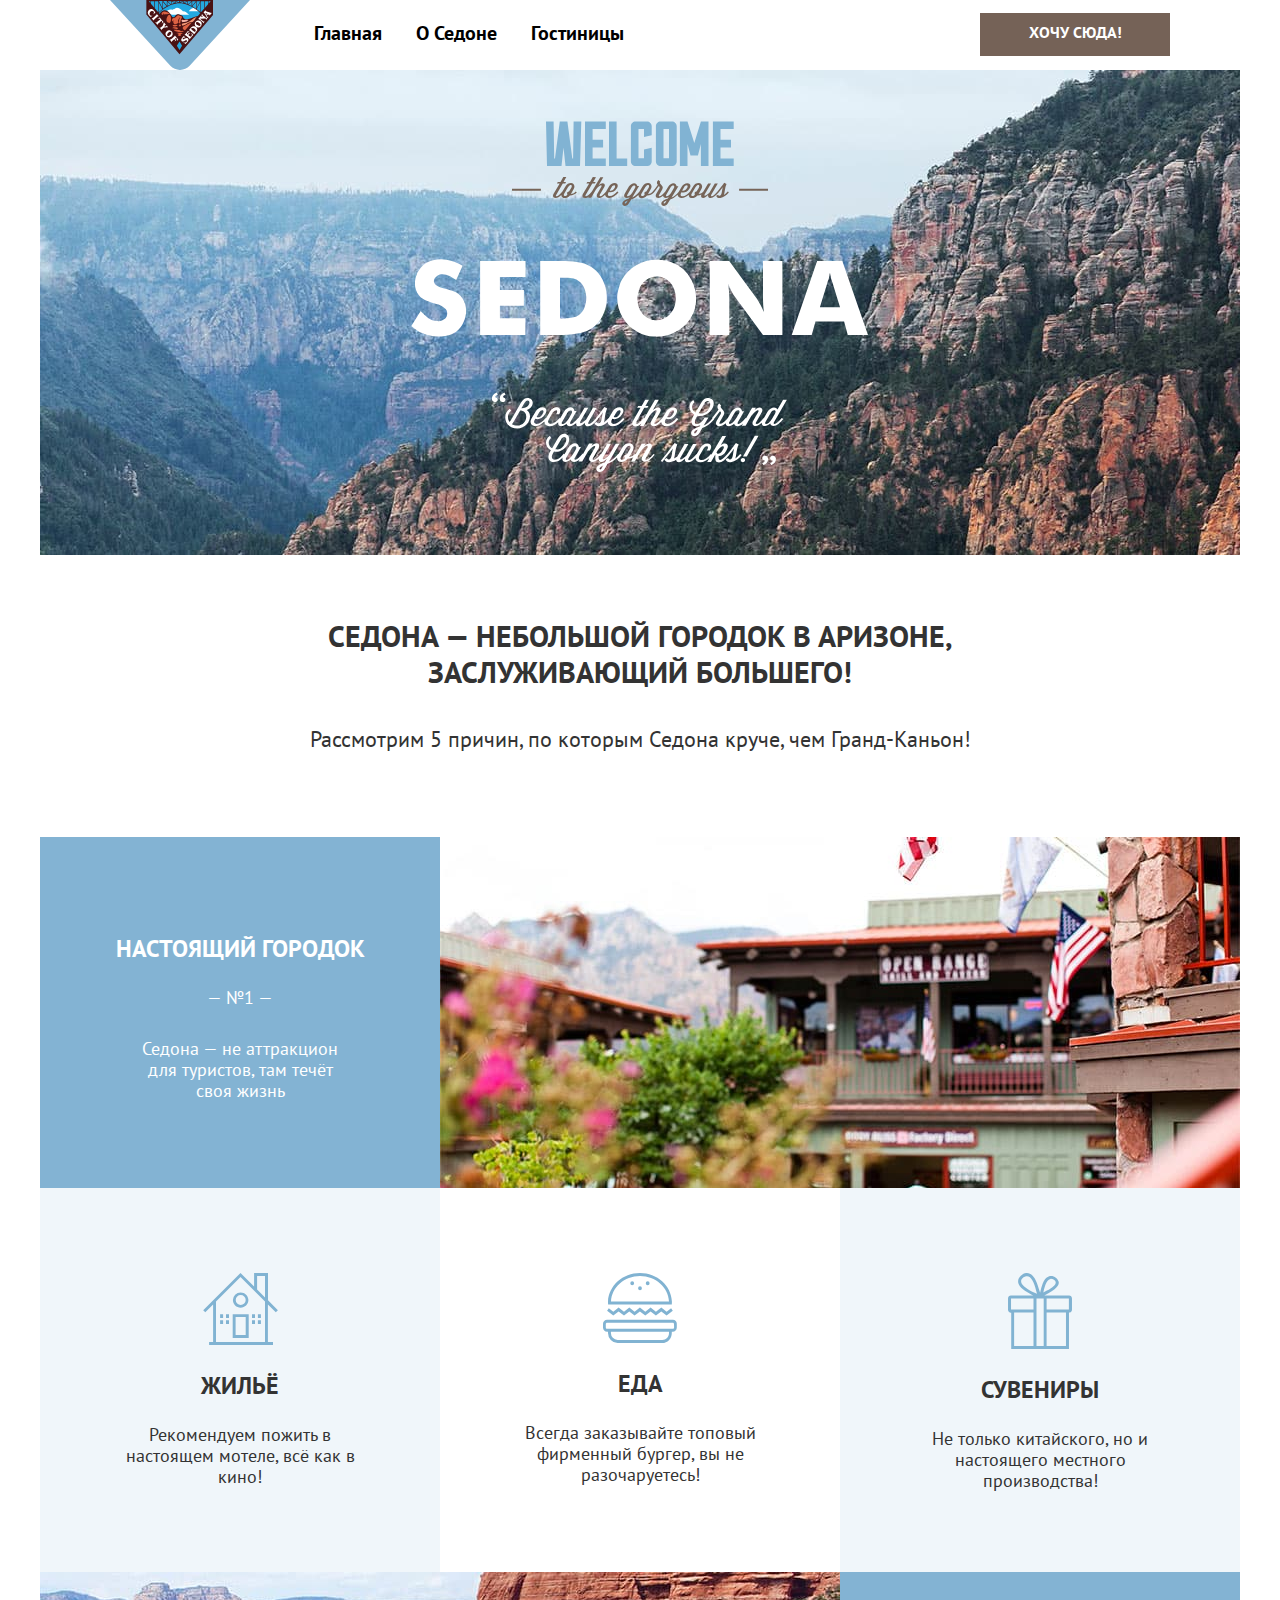
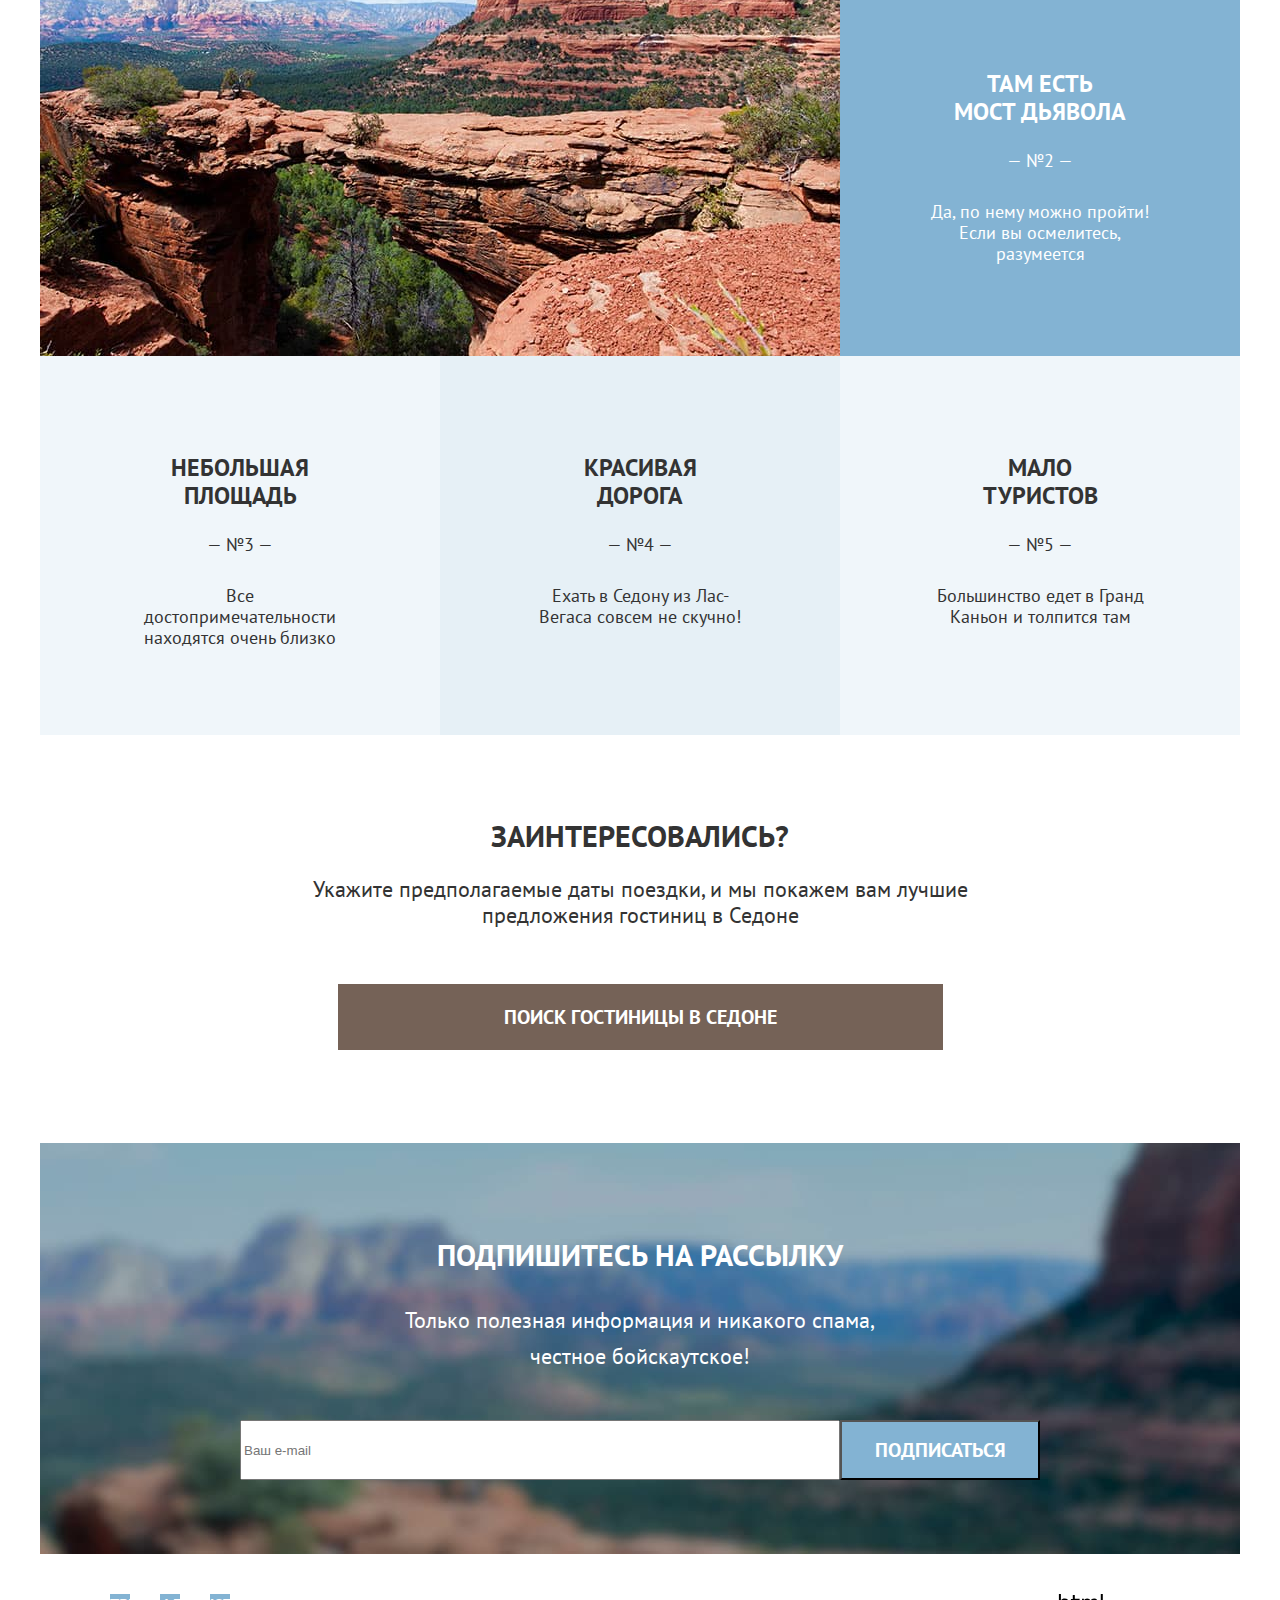
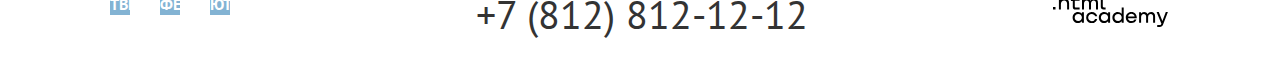
<file: index.html>
<!DOCTYPE html>
<html lang="ru">
  <head>
    <meta charset="utf-8">
    <title>HTML Academy: Седона</title>
    <link rel="stylesheet" href="styles/styles.css">
  </head>

  <body>
    <header class="page-header">
      <h1 class="visually-hidden">город Седона</h1>
      <nav class="navigation">
        <img class="logo" src="images/logos/sedona-logo.svg" width="139" height="70" alt="Логотип города Седона">
        <ul class="navigation-list">
          <li class="navigation-item">
            <a class="navigation-link navigation-link-current" href="index.html">Главная</a>
          </li>
          <li class="navigation-item">
            <a class="navigation-link" href="#">О Седоне</a>
          </li>
          <li class="navigation-item">
            <a class="navigation-link" href="catalog.html">Гостиницы</a>
          </li>
        </ul>
        <ul class="navigation-user">
          <li class="navigation-item">
            <a class="navigation-link" href="#">
              <span class="visually-hidden">
                Поиск
              </span>
            </a>
          </li>
          <li class="navigation-item">
            <a class="navigation-link" href="#">
              <span class="visually-hidden">
                Избранное
              </span>
            </a>
          </li>
        </ul>
        <a class="button navigation-button" href="#">Хочу сюда!</a>
      </nav>
    </header>

    <main class="main-container main-index">
     <div class="page-container">
      <section class="main-header">
        <img class="main-header-welcome" src="images/decoration/welcome-title.svg" width="458" height="352" alt="Welcome to the gourgeous Sedona">
      </section>
      <section class="reasons">
        <h2 class="reasons-title">Седона — небольшой городок в Аризоне,
          заслуживающий большего!</h2>
        <p class="reasons-introduction">Рассмотрим 5 причин, по которым Седона круче, чем Гранд-Каньон!</p>
      <ol class="reasons-list">
        <li class="reason-list-item-light">
          <h3 class="reason-list-item-header">Настоящий городок</h3>
          <p class="reason-number">— №1 —</p>
          <p class="reason-list-item-description">Седона — не аттракцион для туристов, там течёт своя жизнь</p>
          <ul class="reason-sublist">
            <li class="reason-sublist-item">
              <img class="reason-sublist-item-image" src="images/reasons/accommodation-icon.svg" width="75" height="72" alt="">
              <h3 class="reason-sublist-item-header">Жильё</h3>
              <p class="reason-sublist-item-description">Рекомендуем пожить в настоящем мотеле, всё как в кино!</p>
            </li>
            <li class="reason-sublist-item">
              <img class="reason-sublist-item-image" src="images/reasons/food-icon.svg" width="74" height="70" alt="">
              <h3 class="reason-sublist-item-header">Еда</h3>
              <p class="reason-sublist-item-description">Всегда заказывайте топовый фирменный бургер, вы не разочаруетесь!</p>
            </li>
            <li class="reason-sublist-item">
              <img class="reason-sublist-item-image" src="images/reasons/gifts-icon.svg" width="64" height="75.95" alt="">
              <h3 class="reason-sublist-item-header">Сувениры</h3>
              <p class="reason-sublist-item-description">Не только китайского, но и настоящего местного производства!</p>
            </li>
          </ul>
        </li>
        <li class="reason-list-item-light">
          <h3 class="reason-list-item-header second">Там есть<br> мост дьявола</h3>
          <p class="reason-number second">— №2 —</p>
          <p class="reason-list-item-description second">Да, по нему можно пройти! Если вы осмелитесь, разумеется</p>
        </li>
        <div class="reasons-container">
        <li class="reason-list-item">
          <h3 class="reason-list-item-header">Небольшая<br> площадь</h3>
          <p class="reason-number second">— №3 —</p>
          <p class="reason-list-item-description">Все достопримечательности находятся очень близко</p>
        </li>
        <li class="reason-list-item">
          <h3 class="reason-list-item-header">Красивая<br> дорога</h3>
          <p class="reason-number second">— №4 —</p>
          <p class="reason-list-item-description">Ехать в Седону из Лас-Вегаса совсем не скучно!</p>
        </li>
        <li class="reason-list-item">
          <h3 class="reason-list-item-header">Мало<br> туристов</h3>
          <p class="reason-number second">— №5 —</p>
          <p class="reason-list-item-description">Большинство едет в Гранд Каньон и толпится там</p>
        </li>
        </div>
      </ol>
      </section>

      <section class="hotels-search">
        <h2 class="hotels-search-header">Заинтересовались?</h2>
        <p class="hotels-search-description">Укажите предполагаемые даты поездки, и мы покажем вам лучшие предложения гостиниц в Седоне</p>
        <a class="button button-search" href="catalog.html">Поиск гостиницы в Седоне</a>
      </section>

      <section class="subscribtion">
        <h2 class="subscribtion-header">Подпишитесь на рассылку</h2>
        <p class="subscribtion-description">Только полезная информация и никакого спама,<br> честное бойскаутское!</p>
        <form class="subscribtion-form" action="https://echo.htmlacademy.ru/" method="post">
          <label for="subscribtion-email" class="visually-hidden">E-mail</label>
          <input type="text" name="subscribtion-email" id="subscribtion-email" placeholder="Ваш e-mail">
          <button class="button subscribtion-button" type="submit">Подписаться</button>
        </form>
      </section> 
      </div>
    </main>

    <footer>
      <div class="page-footer-container">
      <section class="footer-social">
        <h2 class="visually-hidden">Ссылки на наши соцсети</h2>
        <ul class="footer-social-list">
          <li class="footer-social-list-item"><a class="button" href="https://twitter.com/htmlacademy_ru">
            <span сlass="visually-hidden">Твиттер</span>
          </a></li>
          <li class="footer-social-list-item"><a class="button" href="https://www.facebook.com/htmlacademy">
            <span сlass="visually-hidden">Фейсбук</span>
          </a></li>
          <li class="footer-social-list-item"><a class="button" href="https://www.youtube.com/c/HTMLAcademyRUS">
            <span сlass="visually-hidden">Ютуб</span>
          </a></li>
        </ul>
      </section>
      
      
    <section class="contacts">
      <h2 class="visually-hidden">Номер телефона</h2>
      <a class="contacts-phone" href="tel:+78128121212">+7 (812) 812-12-12</a>
    </section>

    <section class="made-by">
      <h2 class="visually-hidden">Сайт разработан в HTML Academy</h2>
      <a class="made-by-link" href="https://htmlacademy.ru/"><img class="made-by-logo" src="images/logos/html-academy-logo.svg" width="114.9" height="32.9" alt="Логотип HTML Academy"></a>
    </section>
  </div>
    </footer>
  
  </body>
</html>
</file>
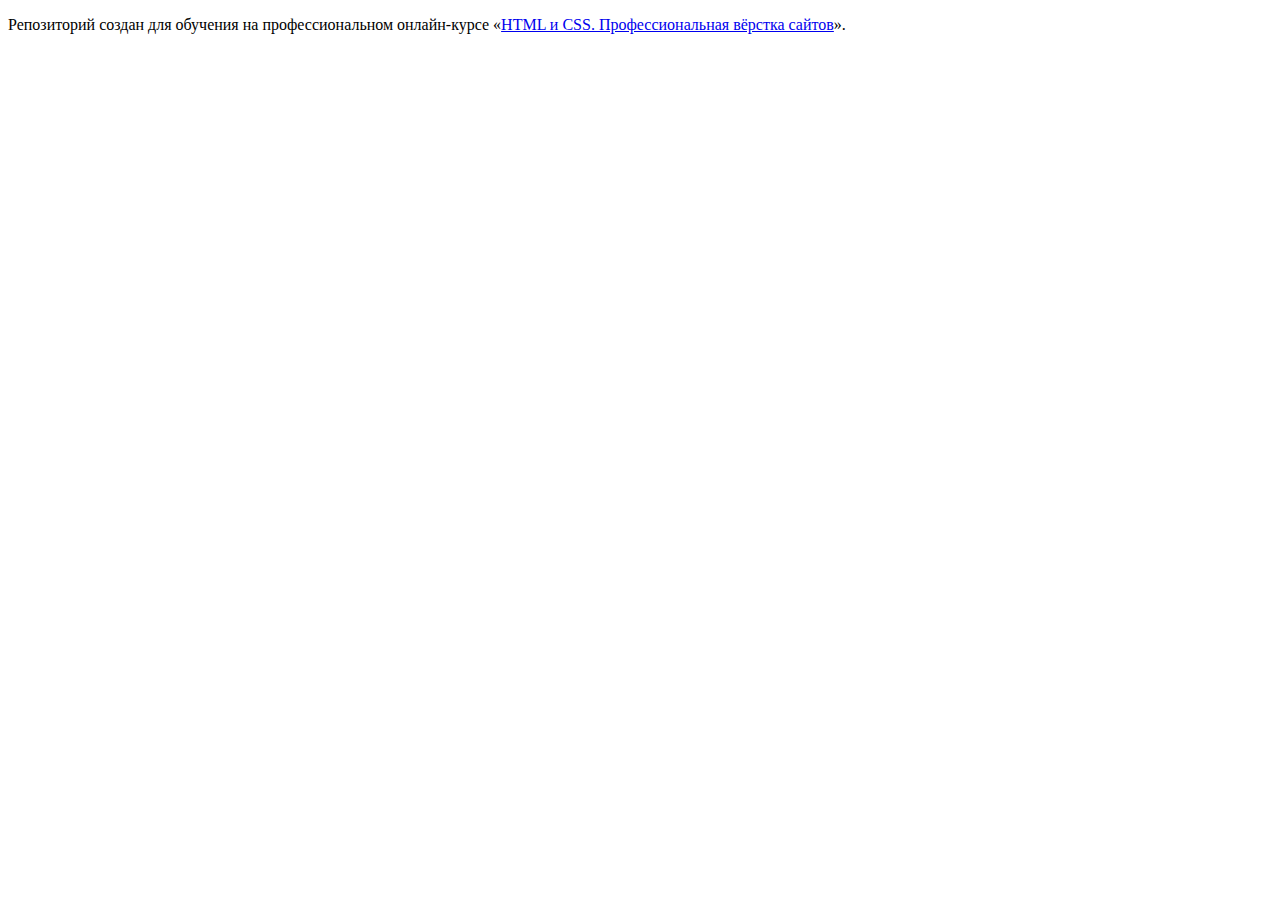
<file: 1/index.html>
<!DOCTYPE html>
<html lang="ru">
  <head>
    <meta charset="utf-8">
    <title>HTML Academy: Седона</title>
    <base href="https://htmlacademy-htmlcss.github.io/1778639-sedona-33/1/">
</head>
  <body>

    <p>Репозиторий создан для обучения на профессиональном онлайн‑курсе «<a href="https://htmlacademy.ru/intensive/htmlcss">HTML и CSS. Профессиональная вёрстка сайтов</a>».</p>

  </body>
</html>
</file>
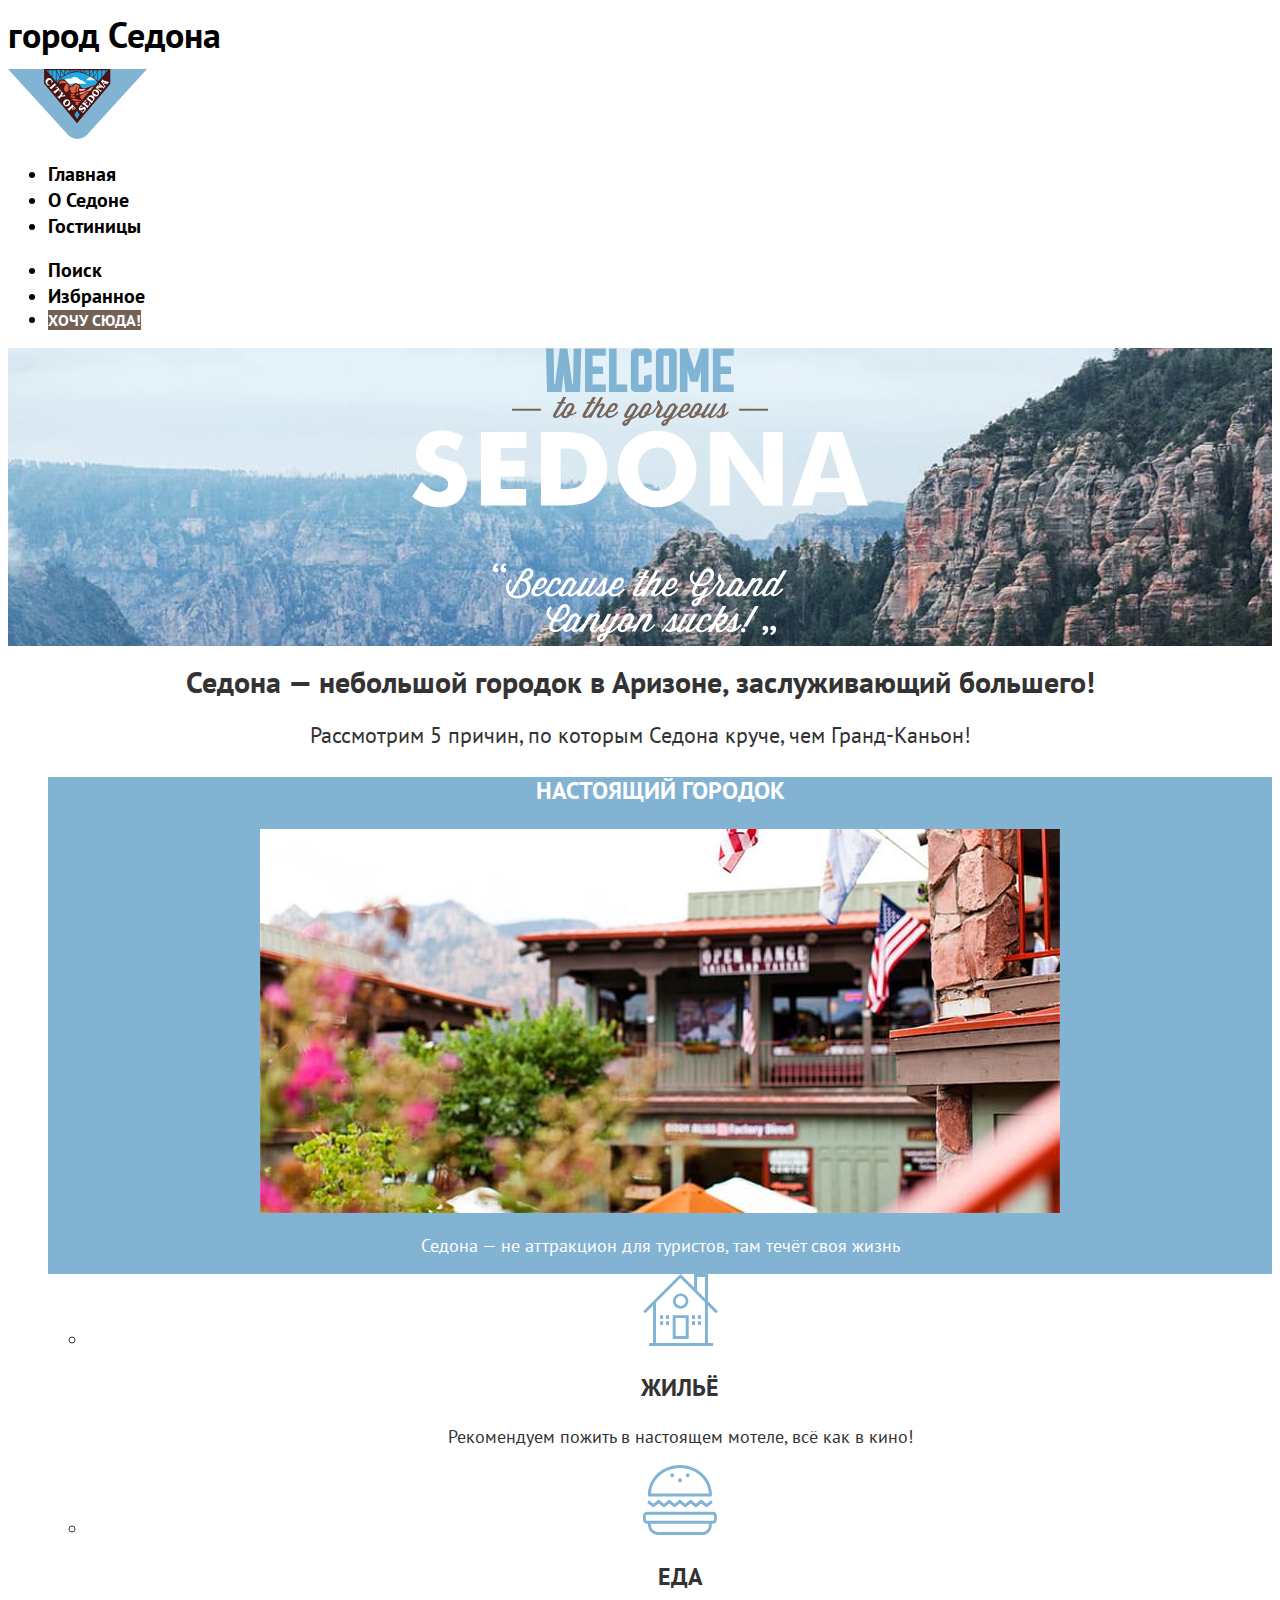
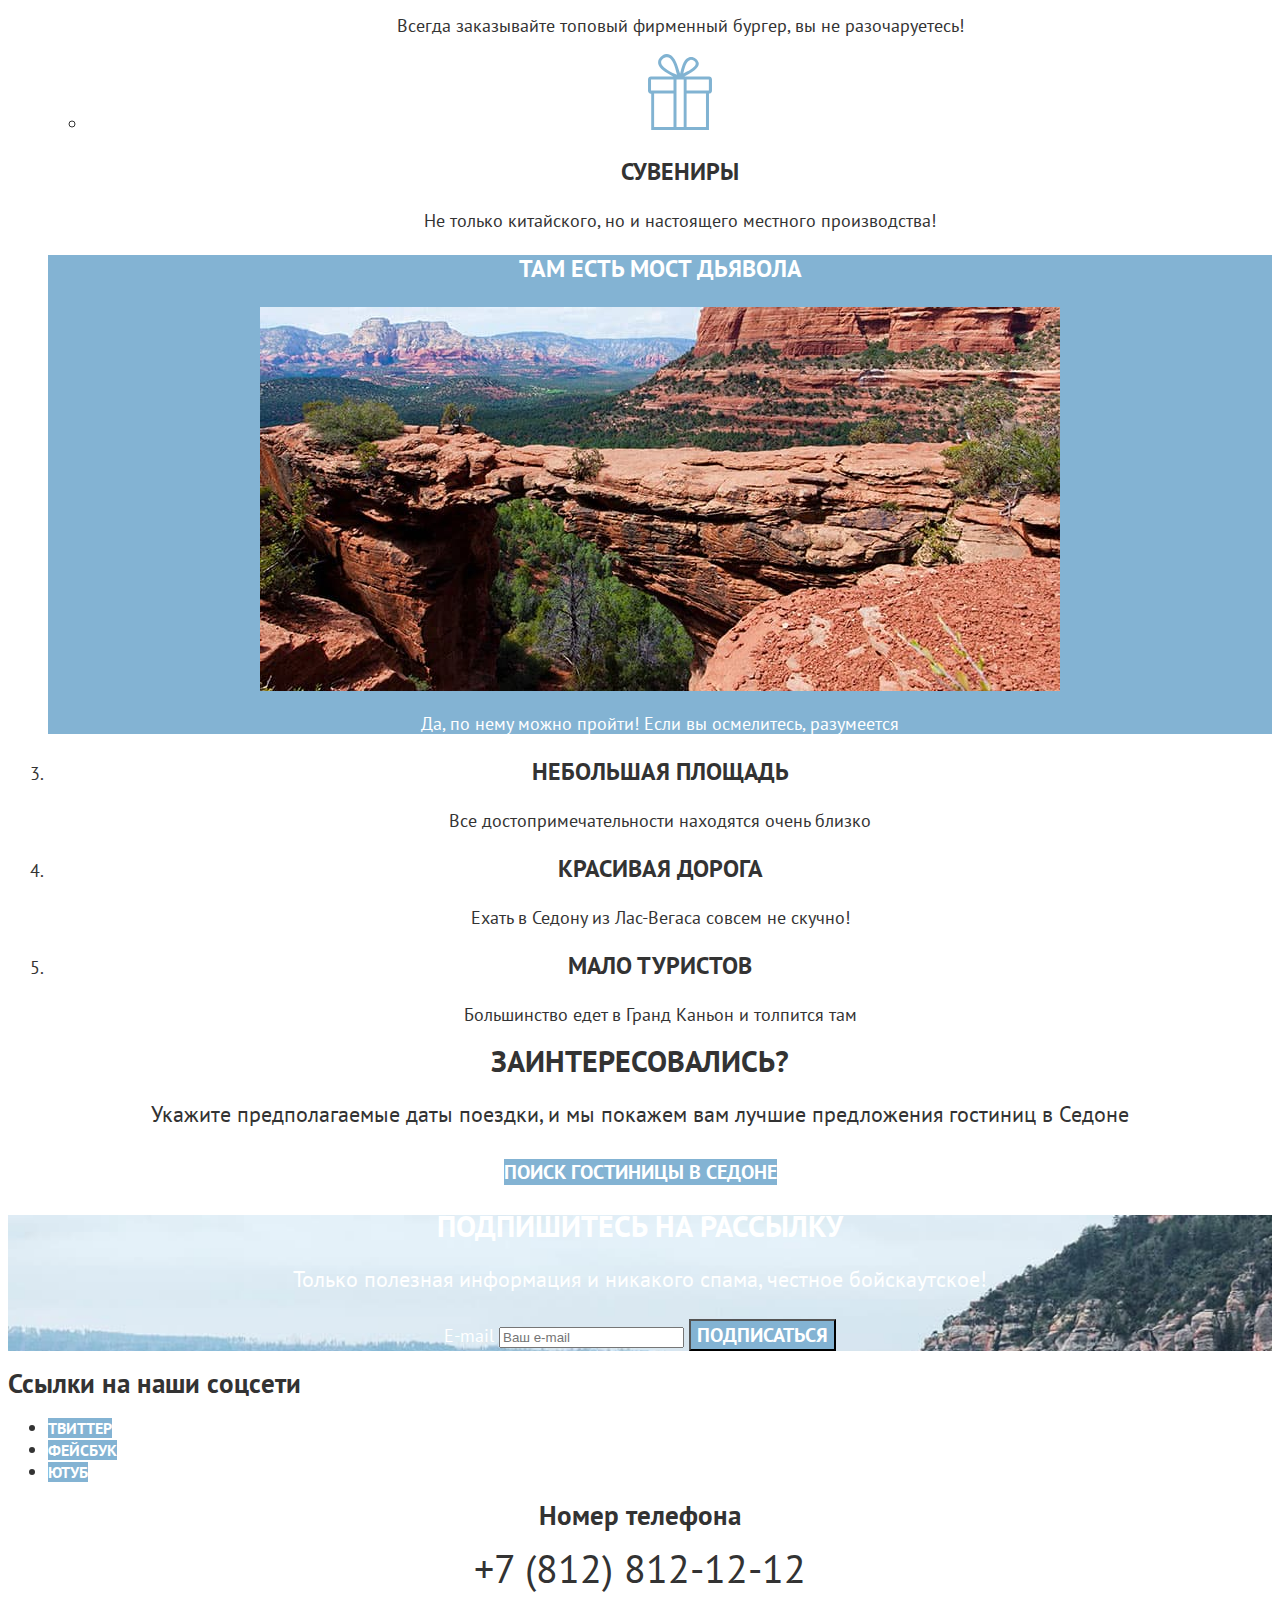
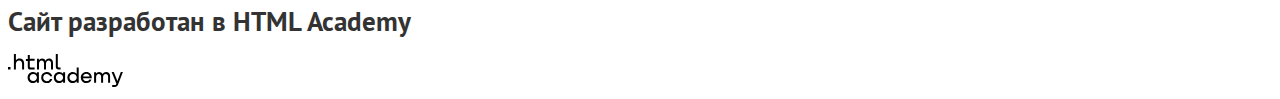
<file: 4/index.html>
<!DOCTYPE html>
<html lang="ru">
  <head>
    <meta charset="utf-8">
    <title>HTML Academy: Седона</title>
    <link rel="stylesheet" href="styles/styles.css">
    <base href="https://htmlacademy-htmlcss.github.io/1778639-sedona-33/4/">
</head>

  <body>
    <header class="page-header">
      <h1 class="visually-hidden">город Седона</h1>
      <img class="logo" src="images/logos/sedona-logo.svg" width="139" height="70" alt="Логотип города Седона">
      <nav class="navigation">
        <ul class="navigation-list">
          <li class="navigation-item">
            <a class="navigation-link navigation-link-current" href="index.html">Главная</a>
          </li>
          <li class="navigation-item">
            <a class="navigation-link" href="#">О Седоне</a>
          </li>
          <li class="navigation-item">
            <a class="navigation-link" href="catalog.html">Гостиницы</a>
          </li>
        </ul>
        <ul class="navigation-user">
          <li class="navigation-item">
            <a class="navigation-link" href="#">
              <span class="visually-hidden">
                Поиск
              </span>
            </a>
          </li>
          <li class="navigation-item">
            <a class="navigation-link" href="#">
              <span class="visually-hidden">
                Избранное
              </span>
            </a>
          </li>
          <li class="navigation-item">
            <a class="button navigation-button" href="#">Хочу сюда!</a>
          </li>
        </ul>
      </nav>
    </header>

    <main class="main-index">
      <section class="main-header">
        <img class="main-header-welcome" src="images/decoration/welcome.svg" width="187.7" height="44.7" alt="Welcome"></br>
        <img class="main-header-gorgeous" src="images/decoration/to-the-gorgeous.svg" width="256" height="28.78" alt="to the gorgeous"></br>
        <img class="main-header-sedona" src="images/decoration/sedona-text.svg" width="456.7" height="212.77" alt="Sedona - because the Grand Canyon sucks!">
      </section>
      <section class="reasons">
        <h2 class="reasons-title">Седона — небольшой городок в Аризоне,
          заслуживающий большего!</h2>
        <p class="reasons-introduction">Рассмотрим 5 причин, по которым Седона круче, чем Гранд-Каньон!</p>
      <ol class="reasons-list">
        <li class="reason-list-item-light">
          <h3 class="reason-list-item-header">Настоящий городок</h3>
          <img class="reason-list-item-header-image" src="images/reasons/reason-1-photo.jpg" width="800" height="384" alt="фото улицы в Седоне">
          <p class="reason-list-item-desctiption">Седона — не аттракцион для туристов, там течёт своя жизнь</p>
          <ul class="reason-sublist">
            <li class="reason-sublist-item">
              <img class="reason-sublist-item-image" src="images/reasons/accommodation-icon.svg" width="75" height="72" alt="">
              <h3 class="reason-sublist-item-header">Жильё</h3>
              <p class="reason-sublist-item-description">Рекомендуем пожить в настоящем мотеле, всё как в кино!</p>
            </li>
            <li class="reason-sublist-item">
              <img class="reason-sublist-item-image" src="images/reasons/food-icon.svg" width="74" height="70" alt="">
              <h3 class="reason-sublist-item-header">Еда</h3>
              <p class="reason-sublist-item-description">Всегда заказывайте топовый фирменный бургер, вы не разочаруетесь!</p>
            </li>
            <li class="reason-sublist-item">
              <img class="reason-sublist-item-image" src="images/reasons/gifts-icon.svg" width="64" height="75.95" alt="">
              <h3 class="reason-sublist-item-header">Сувениры</h3>
              <p class="reason-sublist-item-description">Не только китайского, но и настоящего местного производства!</p>
            </li>
          </ul>
        </li>
        <li class="reason-list-item-light">
          <h3 class="reason-list-item-header">Там есть мост дьявола</h3>
          <img class="reason-list-item-header-image" src="images/reasons/reason-2-photo.jpg" width="800" height="384" alt="фото каньона">
          <p class="reason-list-item-desctiption">Да, по нему можно пройти! Если вы осмелитесь, разумеется</p>
        </li>
        <li class="reason-list-item">
          <h3 class="reason-list-item-header">Небольшая площадь</h3>
          <p class="reason-list-item-desctiption">Все достопримечательности находятся очень близко</p>
        </li>
        <li class="reason-list-item">
          <h3 class="reason-list-item-header">Красивая дорога</h3>
          <p class="reason-list-item-desctiption">Ехать в Седону из Лас-Вегаса совсем не скучно!</p>
        </li>
        <li class="reason-list-item">
          <h3 class="reason-list-item-header">Мало туристов</h3>
          <p class="reason-list-item-desctiption">Большинство едет в Гранд Каньон и толпится там</p>
        </li>
      </ol>
      </section>

      <section class="hotels-search">
        <h2 class="hotels-search-header">Заинтересовались?</h2>
        <p class="hotels-search-description">Укажите предполагаемые даты поездки, и мы покажем вам лучшие предложения гостиниц в Седоне</p>
        <a class="button button-search" href="catalog.html">Поиск гостиницы в Седоне</a>
      </section>

      <section class="subscribtion">
        <h2 class="subscribtion-header">Подпишитесь на рассылку</h2>
        <p class="subscribtion-description">Только полезная информация и никакого спама, честное бойскаутское!</p>
        <form class="subscribtion-form" action="https://echo.htmlacademy.ru/" method="post">
          <label for="subscribtion-email" class="visually-hidden">E-mail</label>
          <input type="text" name="subscribtion-email" id="subscribtion-email" placeholder="Ваш e-mail">
          <button class="button subscribtion-button" type="submit">Подписаться</button>
        </form>
      </section>  
    </main>

    <footer>
      <section class="footer-social">
        <h2 class="visually-hidden">Ссылки на наши соцсети</h2>
        <ul class="footer-social-list">
          <li class="footer-social-list-item"><a class="button" href="https://twitter.com/htmlacademy_ru">
            <span сlass="visually-hidden">Твиттер</span>
          </a></li>
          <li class="footer-social-list-item"><a class="button" href="https://www.facebook.com/htmlacademy">
            <span сlass="visually-hidden">Фейсбук</span>
          </a></li>
          <li class="footer-social-list-item"><a class="button" href="https://www.youtube.com/c/HTMLAcademyRUS">
            <span сlass="visually-hidden">Ютуб</span>
          </a></li>
        </ul>
      </section>
      
    <section class="contacts">
      <h2 class="visually-hidden">Номер телефона</h2>
      <a class="contacts-phone" href="tel:+78128121212">+7 (812) 812-12-12</a>
    </section>

    <section class="made-by">
      <h2 class="visually-hidden">Сайт разработан в HTML Academy</h2>
      <a class="made-by-link" href="https://htmlacademy.ru/"><img class="made-by-logo" src="images/logos/html-academy-logo.svg" width="114.9" height="32.9" alt="Логотип HTML Academy"></a>
    </section>
    </footer>
  </body>
</html>
</file>
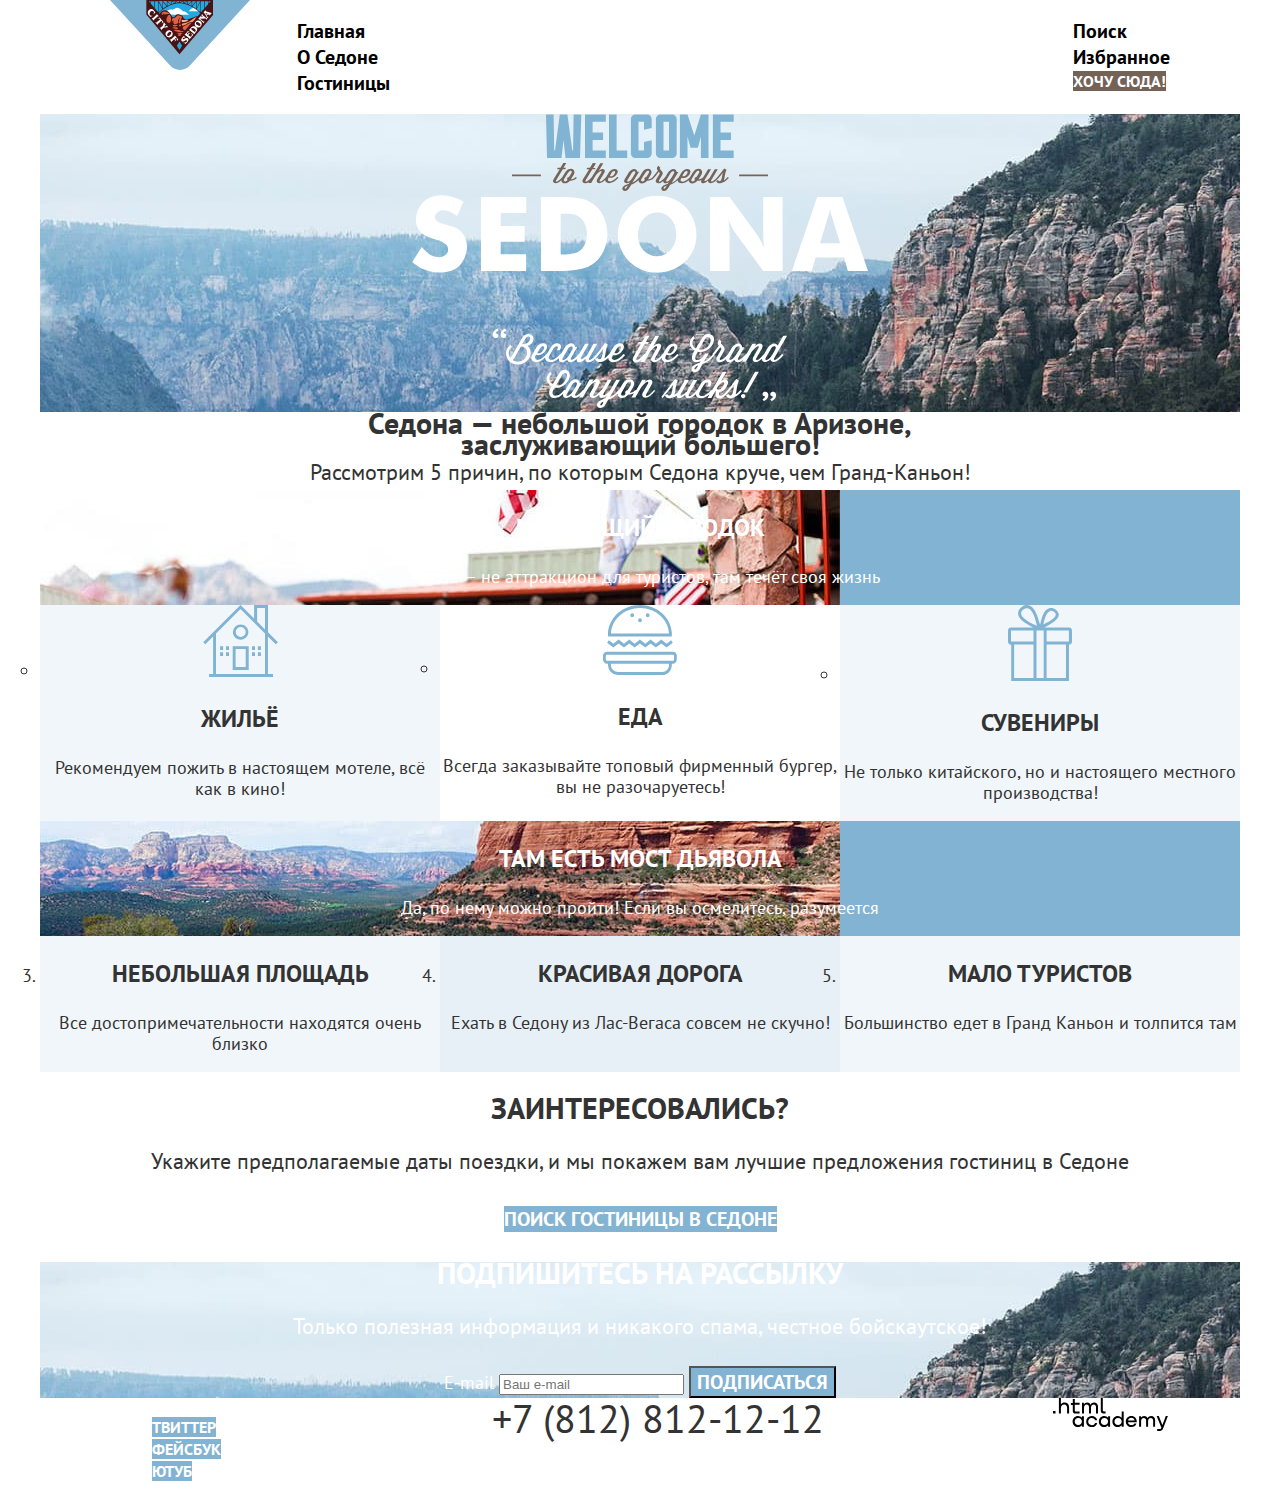
<file: 5/index.html>
<!DOCTYPE html>
<html lang="ru">
  <head>
    <meta charset="utf-8">
    <title>HTML Academy: Седона</title>
    <link rel="stylesheet" href="styles/styles.css">
    <base href="https://htmlacademy-htmlcss.github.io/1778639-sedona-33/5/">
</head>

  <body>
    <header class="page-header">
      <h1 class="visually-hidden" hidden>город Седона</h1>
      <nav class="navigation">
        <img class="logo" src="images/logos/sedona-logo.svg" width="139" height="70" alt="Логотип города Седона">
        <ul class="navigation-list">
          <li class="navigation-item">
            <a class="navigation-link navigation-link-current" href="index.html">Главная</a>
          </li>
          <li class="navigation-item">
            <a class="navigation-link" href="#">О Седоне</a>
          </li>
          <li class="navigation-item">
            <a class="navigation-link" href="catalog.html">Гостиницы</a>
          </li>
        </ul>
        <ul class="navigation-user">
          <li class="navigation-item">
            <a class="navigation-link" href="#">
              <span class="visually-hidden">
                Поиск
              </span>
            </a>
          </li>
          <li class="navigation-item">
            <a class="navigation-link" href="#">
              <span class="visually-hidden">
                Избранное
              </span>
            </a>
          </li>
          <li class="navigation-item">
            <a class="button navigation-button" href="#">Хочу сюда!</a>
          </li>
        </ul>
      </nav>
    </header>

    <main class="main-container main-index">
     <div class="page-container">
      <section class="main-header">
        <img class="main-header-welcome" src="images/decoration/welcome.svg" width="187.7" height="44.7" alt="Welcome"></br>
        <img class="main-header-gorgeous" src="images/decoration/to-the-gorgeous.svg" width="256" height="28.78" alt="to the gorgeous"></br>
        <img class="main-header-sedona" src="images/decoration/sedona-text.svg" width="456.7" height="212.77" alt="Sedona - because the Grand Canyon sucks!">
      </section>
      <section class="reasons">
        <h2 class="reasons-title">Седона — небольшой городок в Аризоне,
          заслуживающий большего!</h2>
        <p class="reasons-introduction">Рассмотрим 5 причин, по которым Седона круче, чем Гранд-Каньон!</p>
      <ol class="reasons-list">
        <li class="reason-list-item-light">
          <h3 class="reason-list-item-header">Настоящий городок</h3>
          <p class="reason-list-item-desctiption">Седона — не аттракцион для туристов, там течёт своя жизнь</p>
          <ul class="reason-sublist">
            <li class="reason-sublist-item">
              <img class="reason-sublist-item-image" src="images/reasons/accommodation-icon.svg" width="75" height="72" alt="">
              <h3 class="reason-sublist-item-header">Жильё</h3>
              <p class="reason-sublist-item-description">Рекомендуем пожить в настоящем мотеле, всё как в кино!</p>
            </li>
            <li class="reason-sublist-item">
              <img class="reason-sublist-item-image" src="images/reasons/food-icon.svg" width="74" height="70" alt="">
              <h3 class="reason-sublist-item-header">Еда</h3>
              <p class="reason-sublist-item-description">Всегда заказывайте топовый фирменный бургер, вы не разочаруетесь!</p>
            </li>
            <li class="reason-sublist-item">
              <img class="reason-sublist-item-image" src="images/reasons/gifts-icon.svg" width="64" height="75.95" alt="">
              <h3 class="reason-sublist-item-header">Сувениры</h3>
              <p class="reason-sublist-item-description">Не только китайского, но и настоящего местного производства!</p>
            </li>
          </ul>
        </li>
        <li class="reason-list-item-light">
          <h3 class="reason-list-item-header">Там есть мост дьявола</h3>
          <p class="reason-list-item-desctiption">Да, по нему можно пройти! Если вы осмелитесь, разумеется</p>
        </li>
        <div class="reasons-container">
        <li class="reason-list-item">
          <h3 class="reason-list-item-header">Небольшая площадь</h3>
          <p class="reason-list-item-desctiption">Все достопримечательности находятся очень близко</p>
        </li>
        <li class="reason-list-item">
          <h3 class="reason-list-item-header">Красивая дорога</h3>
          <p class="reason-list-item-desctiption">Ехать в Седону из Лас-Вегаса совсем не скучно!</p>
        </li>
        <li class="reason-list-item">
          <h3 class="reason-list-item-header">Мало туристов</h3>
          <p class="reason-list-item-desctiption">Большинство едет в Гранд Каньон и толпится там</p>
        </li>
        </div>
      </ol>
      </section>

      <section class="hotels-search">
        <h2 class="hotels-search-header">Заинтересовались?</h2>
        <p class="hotels-search-description">Укажите предполагаемые даты поездки, и мы покажем вам лучшие предложения гостиниц в Седоне</p>
        <a class="button button-search" href="catalog.html">Поиск гостиницы в Седоне</a>
      </section>

      <section class="subscribtion">
        <h2 class="subscribtion-header">Подпишитесь на рассылку</h2>
        <p class="subscribtion-description">Только полезная информация и никакого спама, честное бойскаутское!</p>
        <form class="subscribtion-form" action="https://echo.htmlacademy.ru/" method="post">
          <label for="subscribtion-email" class="visually-hidden">E-mail</label>
          <input type="text" name="subscribtion-email" id="subscribtion-email" placeholder="Ваш e-mail">
          <button class="button subscribtion-button" type="submit">Подписаться</button>
        </form>
      </section> 
      </div>
    </main>

    <footer>
      <div class="page-footer-container">
      <section class="footer-social">
        <h2 class="visually-hidden" hidden>Ссылки на наши соцсети</h2>
        <ul class="footer-social-list">
          <li class="footer-social-list-item"><a class="button" href="https://twitter.com/htmlacademy_ru">
            <span сlass="visually-hidden">Твиттер</span>
          </a></li>
          <li class="footer-social-list-item"><a class="button" href="https://www.facebook.com/htmlacademy">
            <span сlass="visually-hidden">Фейсбук</span>
          </a></li>
          <li class="footer-social-list-item"><a class="button" href="https://www.youtube.com/c/HTMLAcademyRUS">
            <span сlass="visually-hidden">Ютуб</span>
          </a></li>
        </ul>
      </section>
      
      
    <section class="contacts">
      <h2 class="visually-hidden" hidden>Номер телефона</h2>
      <a class="contacts-phone" href="tel:+78128121212">+7 (812) 812-12-12</a>
    </section>

    <section class="made-by">
      <h2 class="visually-hidden" hidden>Сайт разработан в HTML Academy</h2>
      <a class="made-by-link" href="https://htmlacademy.ru/"><img class="made-by-logo" src="images/logos/html-academy-logo.svg" width="114.9" height="32.9" alt="Логотип HTML Academy"></a>
    </section>
  </div>
    </footer>
  
  </body>
</html>
</file>
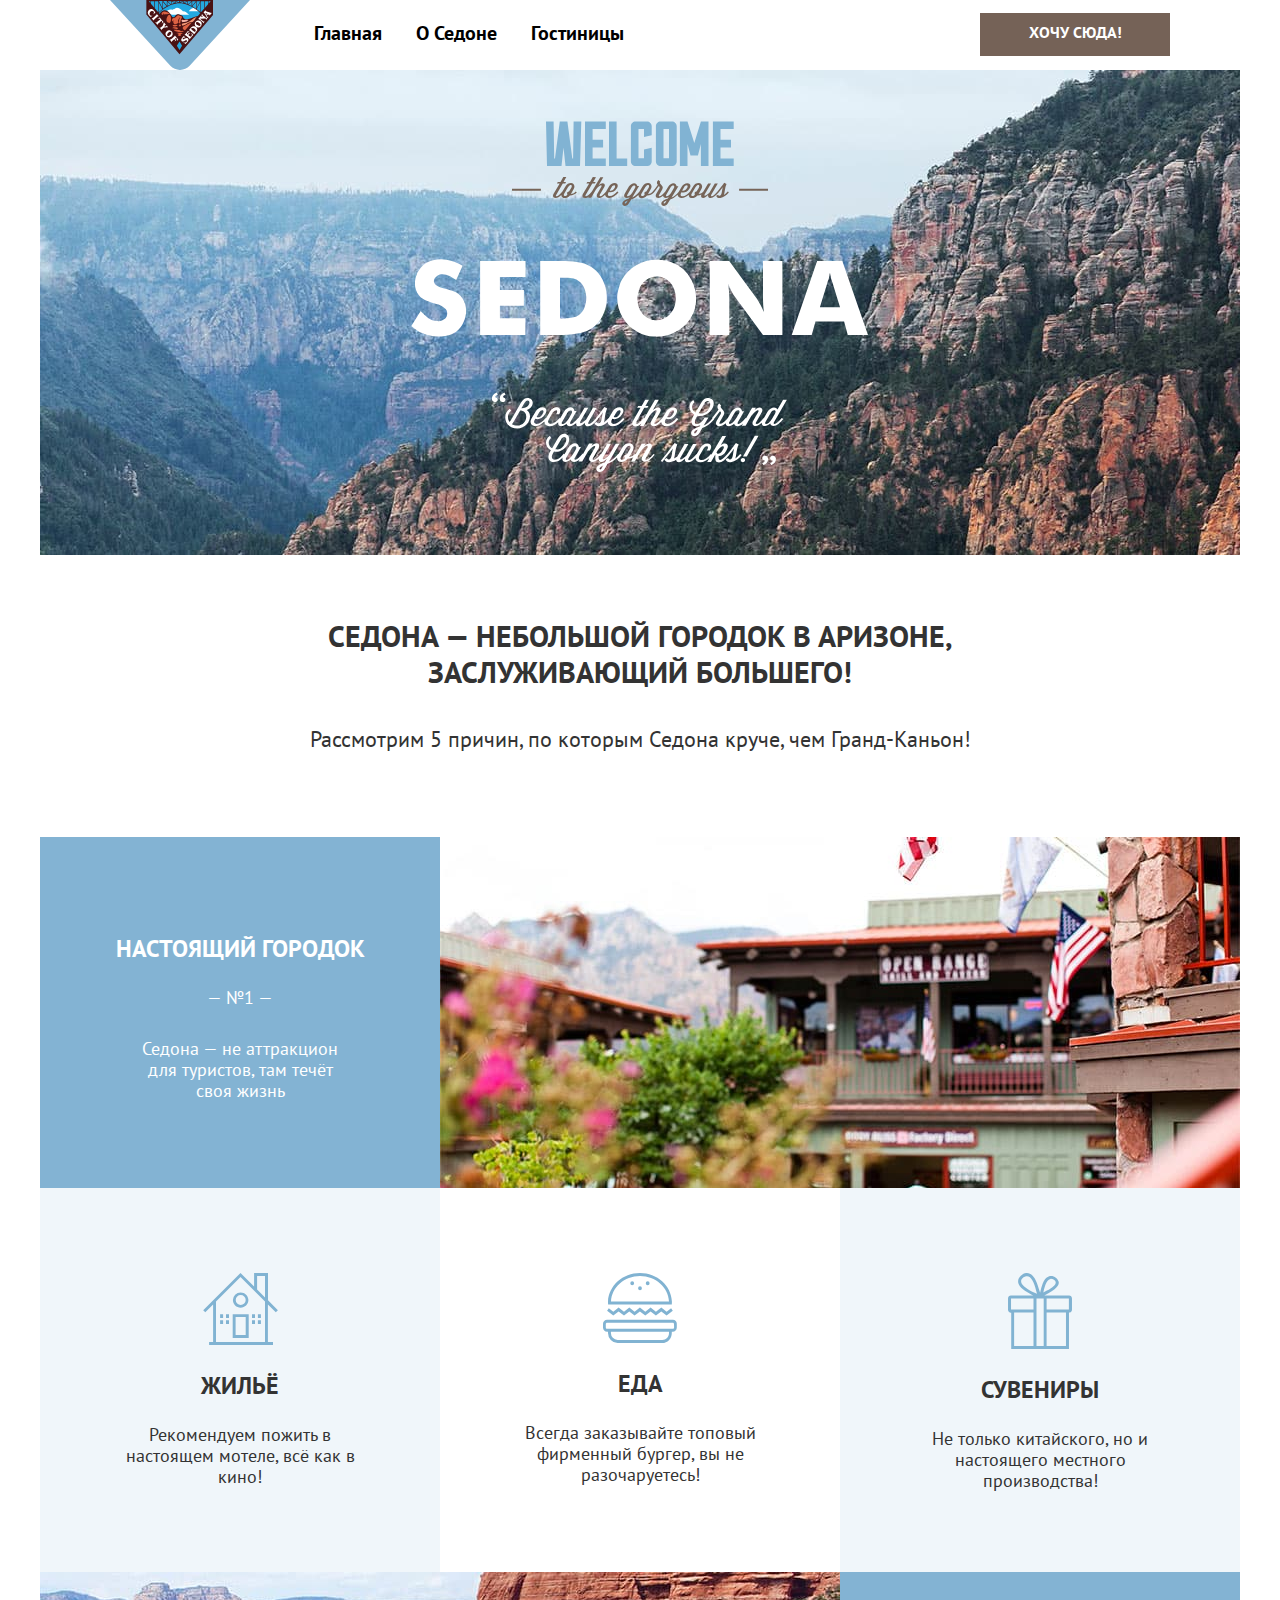
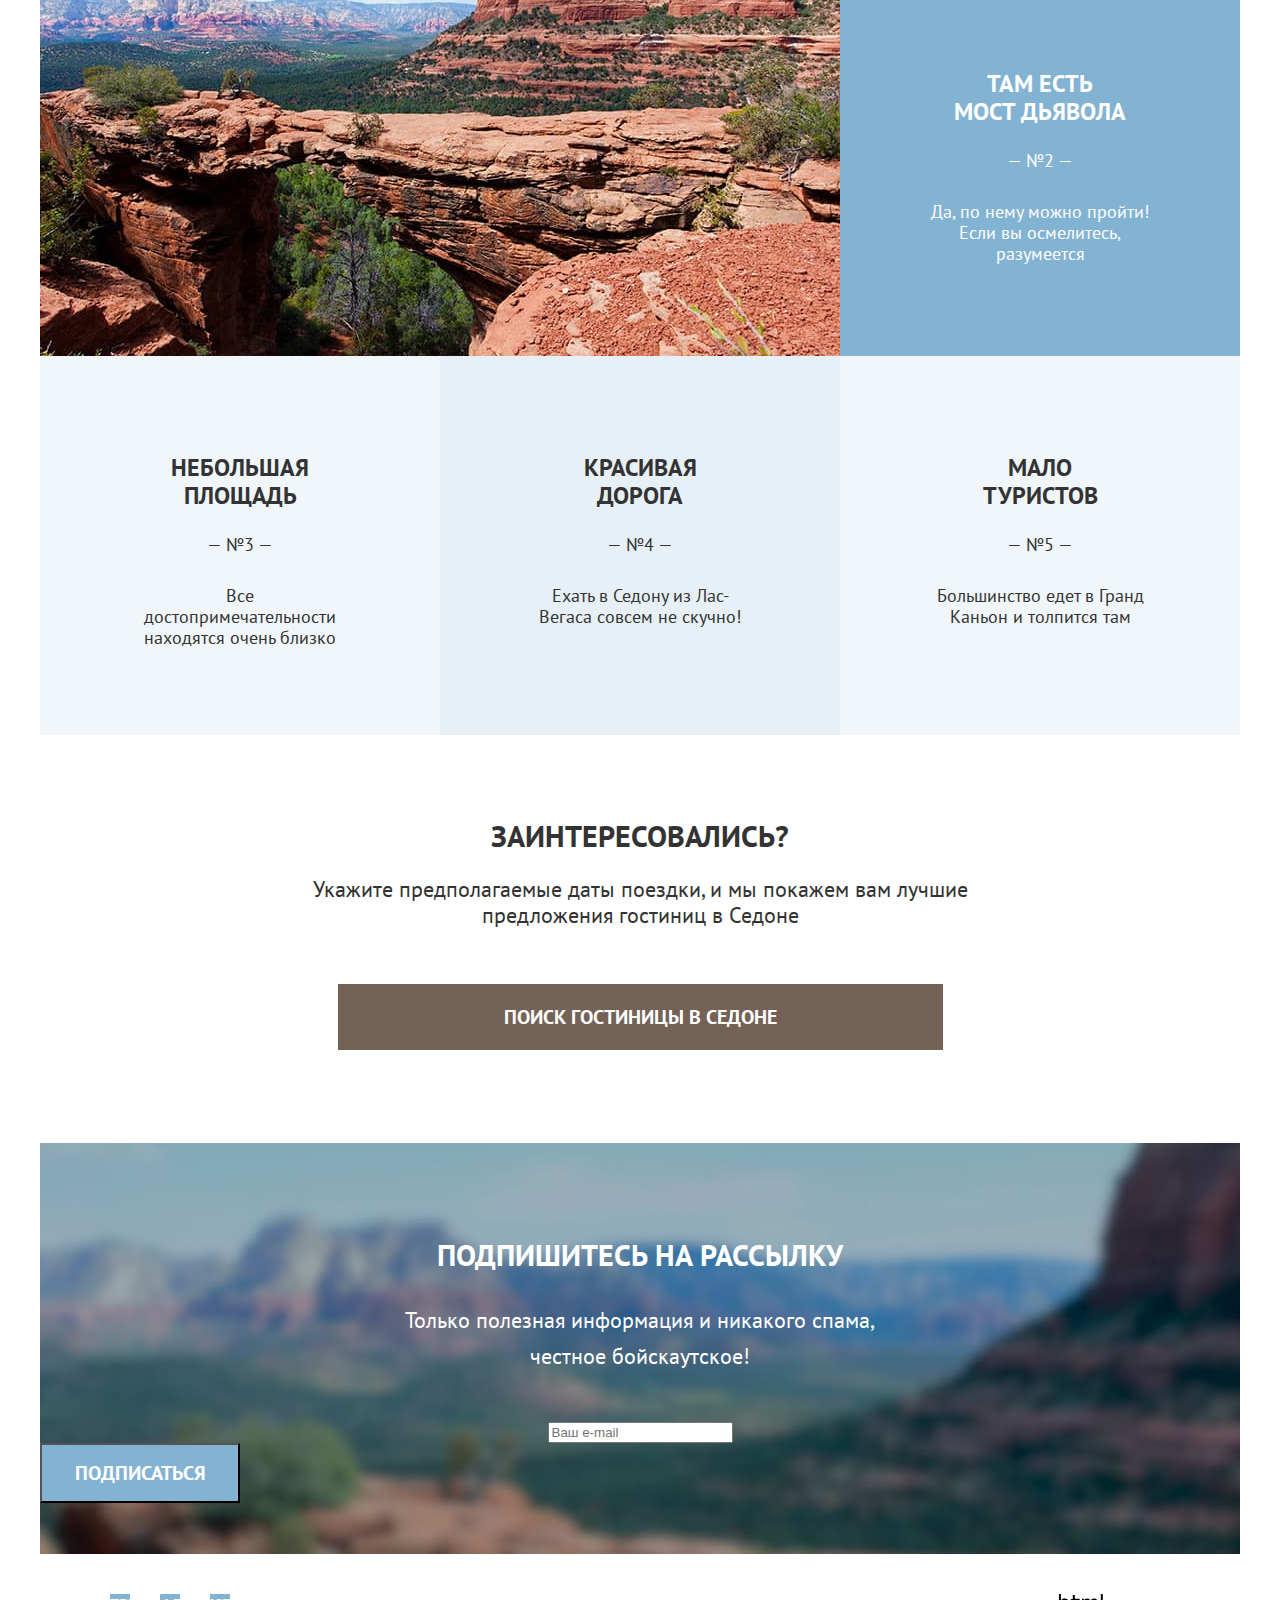
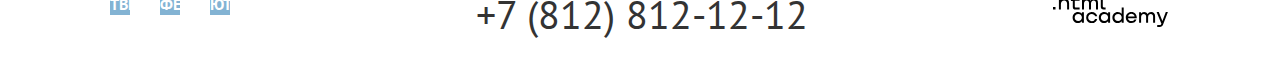
<file: 6/index.html>
<!DOCTYPE html>
<html lang="ru">
  <head>
    <meta charset="utf-8">
    <title>HTML Academy: Седона</title>
    <link rel="stylesheet" href="styles/styles.css">
    <base href="https://htmlacademy-htmlcss.github.io/1778639-sedona-33/6/">
</head>

  <body>
    <header class="page-header">
      <h1 class="visually-hidden">город Седона</h1>
      <nav class="navigation">
        <img class="logo" src="images/logos/sedona-logo.svg" width="139" height="70" alt="Логотип города Седона">
        <ul class="navigation-list">
          <li class="navigation-item">
            <a class="navigation-link navigation-link-current" href="index.html">Главная</a>
          </li>
          <li class="navigation-item">
            <a class="navigation-link" href="#">О Седоне</a>
          </li>
          <li class="navigation-item">
            <a class="navigation-link" href="catalog.html">Гостиницы</a>
          </li>
        </ul>
        <ul class="navigation-user">
          <li class="navigation-item">
            <a class="navigation-link" href="#">
              <span class="visually-hidden">
                Поиск
              </span>
            </a>
          </li>
          <li class="navigation-item">
            <a class="navigation-link" href="#">
              <span class="visually-hidden">
                Избранное
              </span>
            </a>
          </li>
        </ul>
        <a class="button navigation-button" href="#">Хочу сюда!</a>
      </nav>
    </header>

    <main class="main-container main-index">
     <div class="page-container">
      <section class="main-header">
        <img class="main-header-welcome" src="images/decoration/welcome-title.svg" width="458" height="352" alt="Welcome to the gourgeous Sedona">
      </section>
      <section class="reasons">
        <h2 class="reasons-title">Седона — небольшой городок в Аризоне,
          заслуживающий большего!</h2>
        <p class="reasons-introduction">Рассмотрим 5 причин, по которым Седона круче, чем Гранд-Каньон!</p>
      <ol class="reasons-list">
        <li class="reason-list-item-light">
          <h3 class="reason-list-item-header">Настоящий городок</h3>
          <p class="reason-number">— №1 —</p>
          <p class="reason-list-item-description">Седона — не аттракцион для туристов, там течёт своя жизнь</p>
          <ul class="reason-sublist">
            <li class="reason-sublist-item">
              <img class="reason-sublist-item-image" src="images/reasons/accommodation-icon.svg" width="75" height="72" alt="">
              <h3 class="reason-sublist-item-header">Жильё</h3>
              <p class="reason-sublist-item-description">Рекомендуем пожить в настоящем мотеле, всё как в кино!</p>
            </li>
            <li class="reason-sublist-item">
              <img class="reason-sublist-item-image" src="images/reasons/food-icon.svg" width="74" height="70" alt="">
              <h3 class="reason-sublist-item-header">Еда</h3>
              <p class="reason-sublist-item-description">Всегда заказывайте топовый фирменный бургер, вы не разочаруетесь!</p>
            </li>
            <li class="reason-sublist-item">
              <img class="reason-sublist-item-image" src="images/reasons/gifts-icon.svg" width="64" height="75.95" alt="">
              <h3 class="reason-sublist-item-header">Сувениры</h3>
              <p class="reason-sublist-item-description">Не только китайского, но и настоящего местного производства!</p>
            </li>
          </ul>
        </li>
        <li class="reason-list-item-light">
          <h3 class="reason-list-item-header second">Там есть<br> мост дьявола</h3>
          <p class="reason-number second">— №2 —</p>
          <p class="reason-list-item-description second">Да, по нему можно пройти! Если вы осмелитесь, разумеется</p>
        </li>
        <div class="reasons-container">
        <li class="reason-list-item">
          <h3 class="reason-list-item-header">Небольшая<br> площадь</h3>
          <p class="reason-number second">— №3 —</p>
          <p class="reason-list-item-description">Все достопримечательности находятся очень близко</p>
        </li>
        <li class="reason-list-item">
          <h3 class="reason-list-item-header">Красивая<br> дорога</h3>
          <p class="reason-number second">— №4 —</p>
          <p class="reason-list-item-description">Ехать в Седону из Лас-Вегаса совсем не скучно!</p>
        </li>
        <li class="reason-list-item">
          <h3 class="reason-list-item-header">Мало<br> туристов</h3>
          <p class="reason-number second">— №5 —</p>
          <p class="reason-list-item-description">Большинство едет в Гранд Каньон и толпится там</p>
        </li>
        </div>
      </ol>
      </section>

      <section class="hotels-search">
        <h2 class="hotels-search-header">Заинтересовались?</h2>
        <p class="hotels-search-description">Укажите предполагаемые даты поездки, и мы покажем вам лучшие предложения гостиниц в Седоне</p>
        <a class="button button-search" href="catalog.html">Поиск гостиницы в Седоне</a>
      </section>

      <section class="subscribtion">
        <h2 class="subscribtion-header">Подпишитесь на рассылку</h2>
        <p class="subscribtion-description">Только полезная информация и никакого спама,<br> честное бойскаутское!</p>
        <form class="subscribtion-form" action="https://echo.htmlacademy.ru/" method="post">
          <label for="subscribtion-email" class="visually-hidden">E-mail</label>
          <input type="text" name="subscribtion-email" id="subscribtion-email" placeholder="Ваш e-mail">
          <button class="button subscribtion-button" type="submit">Подписаться</button>
        </form>
      </section> 
      </div>
    </main>

    <footer>
      <div class="page-footer-container">
      <section class="footer-social">
        <h2 class="visually-hidden">Ссылки на наши соцсети</h2>
        <ul class="footer-social-list">
          <li class="footer-social-list-item"><a class="button" href="https://twitter.com/htmlacademy_ru">
            <span сlass="visually-hidden">Твиттер</span>
          </a></li>
          <li class="footer-social-list-item"><a class="button" href="https://www.facebook.com/htmlacademy">
            <span сlass="visually-hidden">Фейсбук</span>
          </a></li>
          <li class="footer-social-list-item"><a class="button" href="https://www.youtube.com/c/HTMLAcademyRUS">
            <span сlass="visually-hidden">Ютуб</span>
          </a></li>
        </ul>
      </section>
      
      
    <section class="contacts">
      <h2 class="visually-hidden">Номер телефона</h2>
      <a class="contacts-phone" href="tel:+78128121212">+7 (812) 812-12-12</a>
    </section>

    <section class="made-by">
      <h2 class="visually-hidden">Сайт разработан в HTML Academy</h2>
      <a class="made-by-link" href="https://htmlacademy.ru/"><img class="made-by-logo" src="images/logos/html-academy-logo.svg" width="114.9" height="32.9" alt="Логотип HTML Academy"></a>
    </section>
  </div>
    </footer>
  
  </body>
</html>
</file>
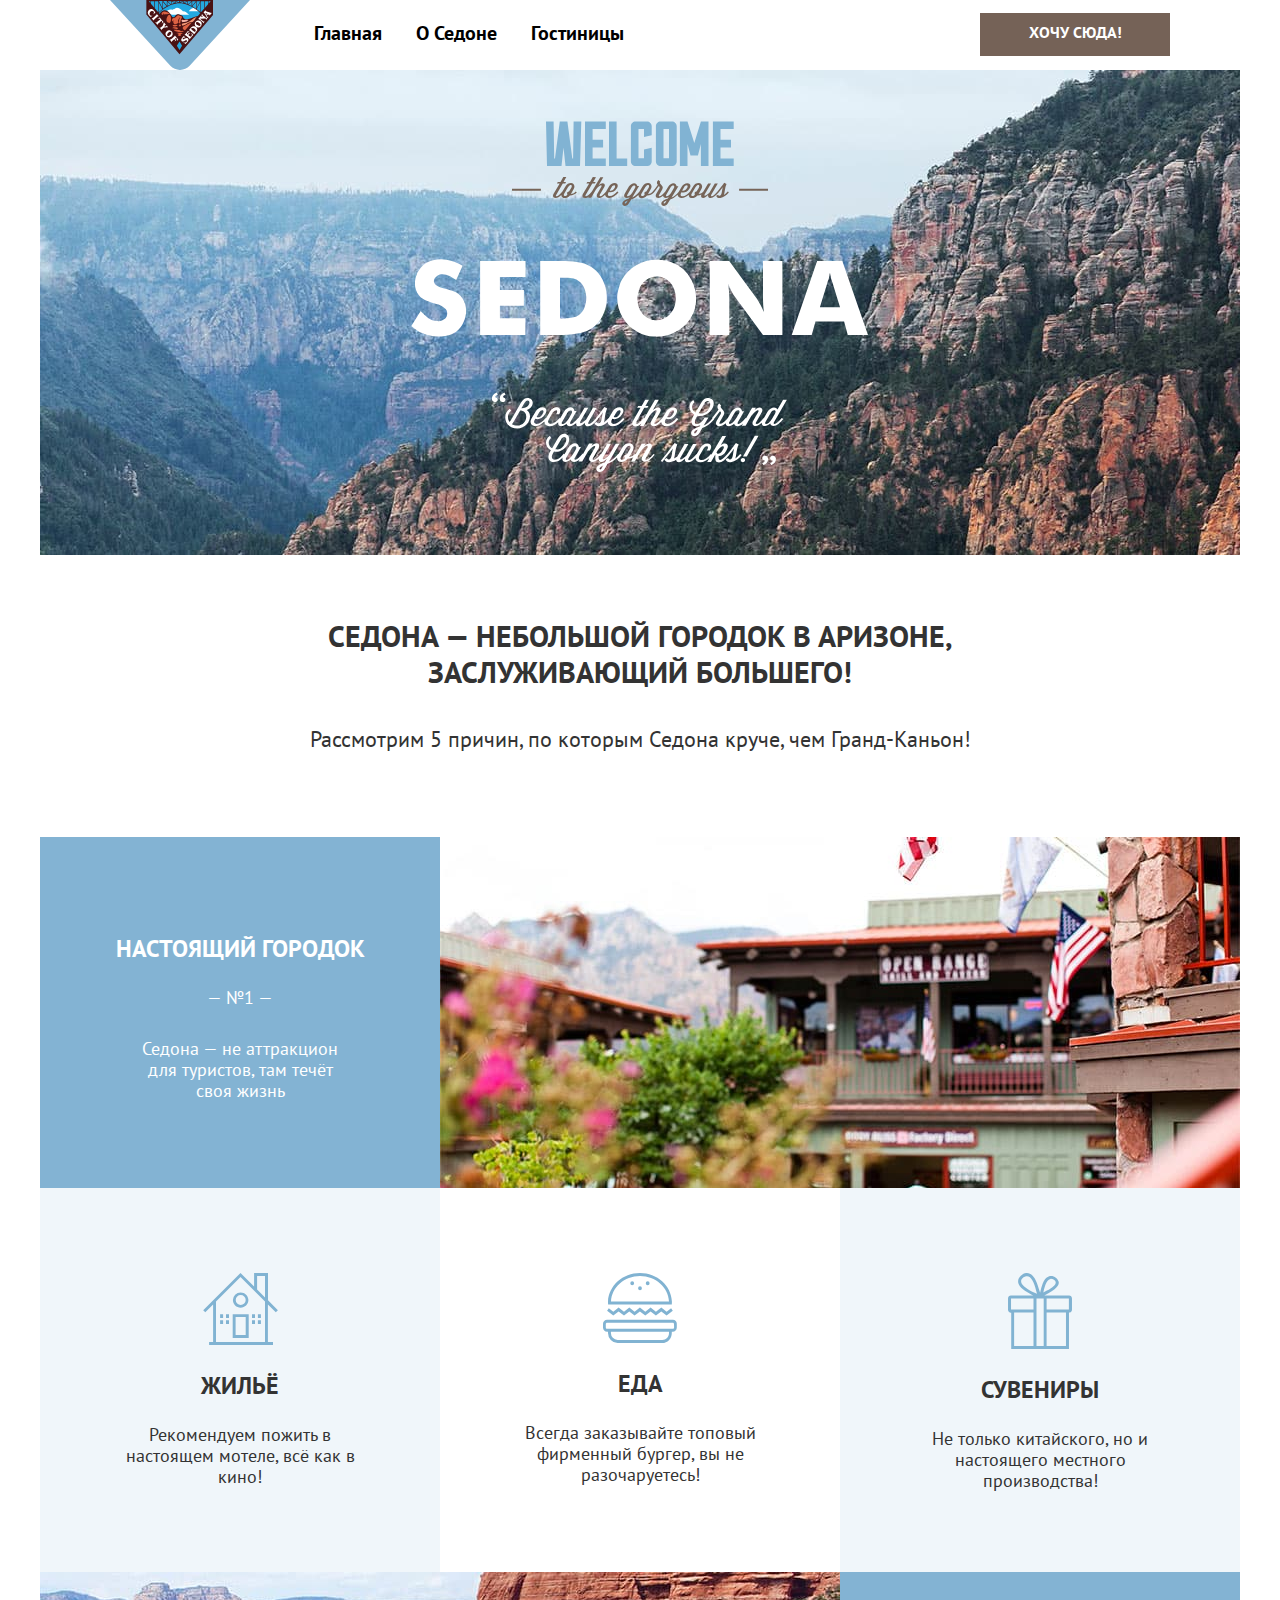
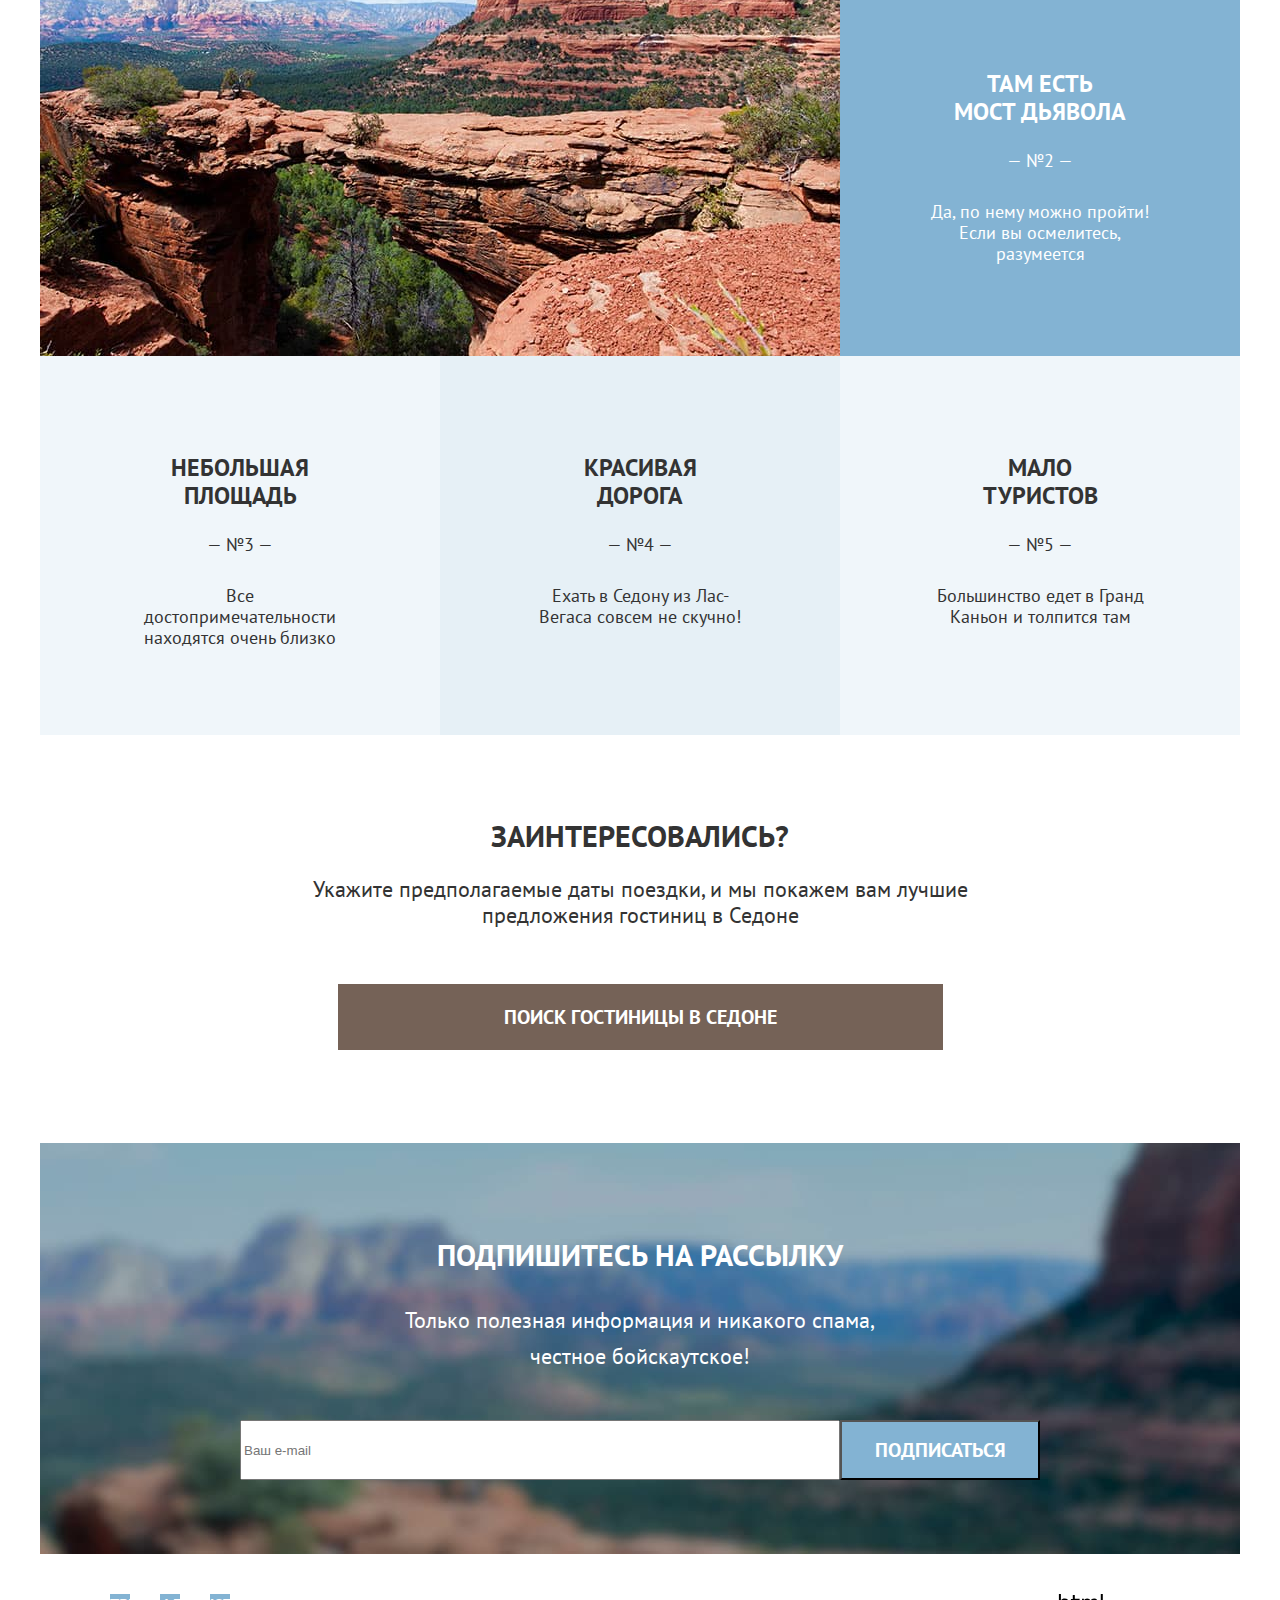
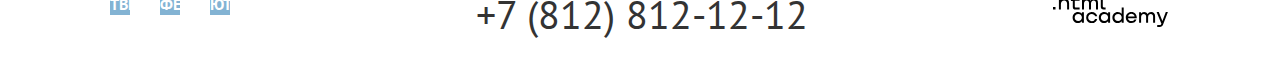
<file: 7/index.html>
<!DOCTYPE html>
<html lang="ru">
  <head>
    <meta charset="utf-8">
    <title>HTML Academy: Седона</title>
    <link rel="stylesheet" href="styles/styles.css">
    <base href="https://htmlacademy-htmlcss.github.io/1778639-sedona-33/7/">
</head>

  <body>
    <header class="page-header">
      <h1 class="visually-hidden">город Седона</h1>
      <nav class="navigation">
        <img class="logo" src="images/logos/sedona-logo.svg" width="139" height="70" alt="Логотип города Седона">
        <ul class="navigation-list">
          <li class="navigation-item">
            <a class="navigation-link navigation-link-current" href="index.html">Главная</a>
          </li>
          <li class="navigation-item">
            <a class="navigation-link" href="#">О Седоне</a>
          </li>
          <li class="navigation-item">
            <a class="navigation-link" href="catalog.html">Гостиницы</a>
          </li>
        </ul>
        <ul class="navigation-user">
          <li class="navigation-item">
            <a class="navigation-link" href="#">
              <span class="visually-hidden">
                Поиск
              </span>
            </a>
          </li>
          <li class="navigation-item">
            <a class="navigation-link" href="#">
              <span class="visually-hidden">
                Избранное
              </span>
            </a>
          </li>
        </ul>
        <a class="button navigation-button" href="#">Хочу сюда!</a>
      </nav>
    </header>

    <main class="main-container main-index">
     <div class="page-container">
      <section class="main-header">
        <img class="main-header-welcome" src="images/decoration/welcome-title.svg" width="458" height="352" alt="Welcome to the gourgeous Sedona">
      </section>
      <section class="reasons">
        <h2 class="reasons-title">Седона — небольшой городок в Аризоне,
          заслуживающий большего!</h2>
        <p class="reasons-introduction">Рассмотрим 5 причин, по которым Седона круче, чем Гранд-Каньон!</p>
      <ol class="reasons-list">
        <li class="reason-list-item-light">
          <h3 class="reason-list-item-header">Настоящий городок</h3>
          <p class="reason-number">— №1 —</p>
          <p class="reason-list-item-description">Седона — не аттракцион для туристов, там течёт своя жизнь</p>
          <ul class="reason-sublist">
            <li class="reason-sublist-item">
              <img class="reason-sublist-item-image" src="images/reasons/accommodation-icon.svg" width="75" height="72" alt="">
              <h3 class="reason-sublist-item-header">Жильё</h3>
              <p class="reason-sublist-item-description">Рекомендуем пожить в настоящем мотеле, всё как в кино!</p>
            </li>
            <li class="reason-sublist-item">
              <img class="reason-sublist-item-image" src="images/reasons/food-icon.svg" width="74" height="70" alt="">
              <h3 class="reason-sublist-item-header">Еда</h3>
              <p class="reason-sublist-item-description">Всегда заказывайте топовый фирменный бургер, вы не разочаруетесь!</p>
            </li>
            <li class="reason-sublist-item">
              <img class="reason-sublist-item-image" src="images/reasons/gifts-icon.svg" width="64" height="75.95" alt="">
              <h3 class="reason-sublist-item-header">Сувениры</h3>
              <p class="reason-sublist-item-description">Не только китайского, но и настоящего местного производства!</p>
            </li>
          </ul>
        </li>
        <li class="reason-list-item-light">
          <h3 class="reason-list-item-header second">Там есть<br> мост дьявола</h3>
          <p class="reason-number second">— №2 —</p>
          <p class="reason-list-item-description second">Да, по нему можно пройти! Если вы осмелитесь, разумеется</p>
        </li>
        <div class="reasons-container">
        <li class="reason-list-item">
          <h3 class="reason-list-item-header">Небольшая<br> площадь</h3>
          <p class="reason-number second">— №3 —</p>
          <p class="reason-list-item-description">Все достопримечательности находятся очень близко</p>
        </li>
        <li class="reason-list-item">
          <h3 class="reason-list-item-header">Красивая<br> дорога</h3>
          <p class="reason-number second">— №4 —</p>
          <p class="reason-list-item-description">Ехать в Седону из Лас-Вегаса совсем не скучно!</p>
        </li>
        <li class="reason-list-item">
          <h3 class="reason-list-item-header">Мало<br> туристов</h3>
          <p class="reason-number second">— №5 —</p>
          <p class="reason-list-item-description">Большинство едет в Гранд Каньон и толпится там</p>
        </li>
        </div>
      </ol>
      </section>

      <section class="hotels-search">
        <h2 class="hotels-search-header">Заинтересовались?</h2>
        <p class="hotels-search-description">Укажите предполагаемые даты поездки, и мы покажем вам лучшие предложения гостиниц в Седоне</p>
        <a class="button button-search" href="catalog.html">Поиск гостиницы в Седоне</a>
      </section>

      <section class="subscribtion">
        <h2 class="subscribtion-header">Подпишитесь на рассылку</h2>
        <p class="subscribtion-description">Только полезная информация и никакого спама,<br> честное бойскаутское!</p>
        <form class="subscribtion-form" action="https://echo.htmlacademy.ru/" method="post">
          <label for="subscribtion-email" class="visually-hidden">E-mail</label>
          <input type="text" name="subscribtion-email" id="subscribtion-email" placeholder="Ваш e-mail">
          <button class="button subscribtion-button" type="submit">Подписаться</button>
        </form>
      </section> 
      </div>
    </main>

    <footer>
      <div class="page-footer-container">
      <section class="footer-social">
        <h2 class="visually-hidden">Ссылки на наши соцсети</h2>
        <ul class="footer-social-list">
          <li class="footer-social-list-item"><a class="button" href="https://twitter.com/htmlacademy_ru">
            <span сlass="visually-hidden">Твиттер</span>
          </a></li>
          <li class="footer-social-list-item"><a class="button" href="https://www.facebook.com/htmlacademy">
            <span сlass="visually-hidden">Фейсбук</span>
          </a></li>
          <li class="footer-social-list-item"><a class="button" href="https://www.youtube.com/c/HTMLAcademyRUS">
            <span сlass="visually-hidden">Ютуб</span>
          </a></li>
        </ul>
      </section>
      
      
    <section class="contacts">
      <h2 class="visually-hidden">Номер телефона</h2>
      <a class="contacts-phone" href="tel:+78128121212">+7 (812) 812-12-12</a>
    </section>

    <section class="made-by">
      <h2 class="visually-hidden">Сайт разработан в HTML Academy</h2>
      <a class="made-by-link" href="https://htmlacademy.ru/"><img class="made-by-logo" src="images/logos/html-academy-logo.svg" width="114.9" height="32.9" alt="Логотип HTML Academy"></a>
    </section>
  </div>
    </footer>
  
  </body>
</html>
</file>
<file: styles/styles.css>
@font-face {
    font-family: "PT Sans";
    font-style: normal;
    font-weight: 400;
    src: url("../fonts/ptsans-400.woff2") format("woff2");
    font-display: swap; 
}

@font-face {
    font-family: "PT Sans";
    font-style: normal;
    font-weight: 700;
    src: url("../fonts/ptsans-700.woff2") format("woff2");
    font-display: swap; 
}

html {
    height: 100%;
}

body {
    margin: 0;
    display: flex;
    flex-direction: column;
    min-height: 100%;
    font-family: "PT Sans", sans-serif;
    font-size: 18px;
    line-height: 21px;
    font-weight: 400;
    color: #333333;
    background-color: #ffffff;
}

.visually-hidden {
    position: absolute;
    width: 1px;
    height: 1px;
    margin: -1px;
    padding: 0;
    border: 0;
    clip: rect(0 0 0 0);
    overflow: hidden;
} 


.main-container {
    flex-grow: 1;
}

.button {
    display: block;
    font-family: inherit;
    font-size: 16px;
    line-height: 21px;
    font-weight: 700;
    text-align: center;
    color: #ffffff;
    background-color: #83B3D3;
    text-decoration: none;
    text-transform: uppercase;
}

.navigation-button {
    line-height: 20px;
    background-color: #756257;
    padding: 9px 15px; 
    margin-top: 13px;
    margin-left: auto;
    margin-right: 0px; 
    width: 160px;  
    margin-bottom: 14px; 
}


.button-search {
    font-size: 20px;
    line-height: 36px;
}


.subscribtion-button {
    font-size: 20px;
    line-height: 26px; 
    width: 200px;
    height: 60px;
}

.reset-button {
    font-size: 18px;
    line-height: 23px;
    font-weight: 400;
    text-transform: none;
}


.page-header {
    color: #000000;
}

.navigation {
    display: flex;
    flex-wrap: wrap;
    width: 1060px; 
    margin: 0 auto;
}

.navigation-list {
    display: flex;
    flex-wrap: wrap;
    width: 500px;
    padding: 0;
    margin: 0;
    list-style-type: none;
}

.navigation-user {
    display: flex;
    flex-wrap: wrap;
    max-width: 420px;
    list-style-type: none;
    padding: 0;
    margin: 0;
    margin-left: auto;
}

.navigation-user .navigation-link {
    min-width: 19px;
    min-height: 18px;
}

.logo {
    display: block;
    margin-right: 47px;
    margin-left: 0px;
    margin-bottom: 0;
    width: 140px;
}

.page-container {
    width: 1200px;
    margin: 0 auto;
}

.navigation-link {
    display: block;
    padding: 20px 17px;
    font-size: 20px;
    line-height: 26px;
    color: inherit;
    text-decoration: none;
    font-weight: 700;
}


.main-header {
    display: flex;
    margin: 0 auto;
    background-color: #000000;
    background-image: url(../images/decoration/main-background.jpg);
    background-size: 100% auto;
    background-repeat: no-repeat;
}

.main-header-welcome {
    display: block;
    margin-top: 51px;
    margin-bottom: 82px;
    margin-left: auto;
    margin-right: auto;
    padding: 0;
}

.reasons {
    display: flex;
    flex-wrap: wrap; 
    text-align: center;
    
}

.reasons-introduction { 
    font-size: 22px;
    line-height: 36px;
    font-weight: 400;  
    width: 720px;
    margin-left: auto; 
    margin-right: auto; 
    margin-bottom: 80px;  
    margin-top: 31px; 
    padding: 0;  
}

.reasons-title {
    font-size: 30px;
    font-weight: 700;
    width: 720px;
    margin-top: 63px; 
    margin-bottom: 0;
    margin-left: auto; 
    margin-right: auto;
    text-transform: uppercase;
    padding: 0;
    line-height: 36px;
    
}

.reasons-list {
    text-align: center;
    margin: 0;
    padding: 0;
    display: flex;
    flex-direction: column;
    width: 1200px;
    list-style-type: none;
}

.reasons-container {
    display: flex;
}

.reason-list-item-header {
    font-size: 24px;
    line-height: 28px;
    font-weight: 700;
    text-transform: uppercase;  
    margin-top: 98px;
    width: 400px; 
}

.reason-list-item-header.second {
    margin-left: auto;
}

.reason-number.second {
    margin-left: auto;
    margin-right: 75px;
}

.reason-list-item-description.second {
    margin-left: auto;
    margin-right: 90px;
}

.reason-list-item-light {
    
    color: #ffffff; 
    background-color: #83B3D3;
    width: 1200px;
    min-height: 384px;
  
}

.reason-list-item-light:first-child {
    background-image: url(../images/reasons/reason-1-photo.jpg);
    background-size: 800px 384px;
    background-repeat: no-repeat;
    background-position: right top;
}

.reason-list-item-light:nth-child(2) {
    background-image: url(../images/reasons/reason-2-photo.jpg);
    background-size: 800px;
    background-repeat: no-repeat;
    background-position: left top;
}

.reason-list-item {
    background-color: rgba(131, 179, 211, 0.12);
    width: 400px; 
}

.reason-list-item-description {
    width: 220px; 
    margin-left: 90px;
    margin-bottom: 87px;
    margin-top: 30px;
    
}

.reason-number {
    width: 250px;
    margin-left: 75px;
}

.reason-list-item:nth-child(2) {
    background-color: rgba(131, 179, 211, 0.2);
}

.reason-sublist-item-header {
    font-size: 24px;
    line-height: 28px;
    font-weight: 700;
    text-transform: uppercase;
    width: 250px;
    margin-left: 75px;
    margin-right: 75px;
    margin-top: 23px;

}

.reason-sublist {
    text-align: center;
    color: #333333;
    background-color: #ffffff;
    display: flex;
    justify-content: space-between;
    margin: 0;
    padding: 0;
    list-style-type: none;
    min-height: 384px;

}

.reason-sublist-item-image {
    padding-top: 85px;
}

.reason-sublist-item-description {
    width: 250px;
    margin-left: 75px;
    margin-right: 75px;

}

.reason-sublist-item {
    width: 400px; 
}

.reason-sublist-item:first-child {
    background-color: rgba(131, 179, 211, 0.12); 
} 

.reason-sublist-item:last-child {
    background-color: rgba(131, 179, 211, 0.12); 
} 


.hotels-search {
    text-align: center;
}

.hotels-search-header {
    font-size: 30px;
    font-weight: 36px;
    font-weight: 700;
    text-transform: uppercase;
    margin-top: 90px;
}

.hotels-search-description {
    font-size: 22px;
    line-height: 26px;
    font-weight: 400; 
    width: 720px;
    margin-left: auto;
    margin-right: auto;
    margin-top: 30px;
    margin-bottom: 56px;
}

.button.button-search {
    width: 575px;
    margin-bottom: 93px; 
    margin-left: auto;
    margin-right: auto;
    background-color: #756257;
    padding: 15px;
}

.subscribtion {
    text-align: center; 
    color: #ffffff;
    background-color: #000000;
    background-image: url(../images/decoration/background-blurred.jpg);
    background-size: 100% auto;
    background-repeat: no-repeat;
    min-height: 411px;
}

.subscribtion-header {
    font-size: 30px;
    line-height: 36px; 
    font-weight: 700;
    text-transform: uppercase;
    margin-right: auto;
    margin-left: auto;
    padding-top: 94px;
}

.subscribtion-description {
    font-size: 22px;
    line-height: 36px;
    font-weight: 400; 
    margin-top: 29px;
    margin-left: auto;
    margin-right: auto;
    margin-bottom: 46px;
    width: 720px; 
}

.subscribtion-form {
    display: grid;
    grid-template-columns: 600px 200px;
    justify-content: center;

}

.contacts-phone {   
    font-size: 40px;
    line-height: 40px;
    color: inherit;
    text-decoration: none;
}

.catalog-header-container {
    color:#ffffff;
    background-color: #000000;
    background-image: url(../images/catalog/catalog-background.jpg);
    background-size: 100% auto;
    background-repeat: no-repeat;
    display: flex;
    justify-content: flex-start;
    flex-direction: column;
    min-height: 408px;
}


.catalog-filter-group {
    font-size: 18px;
    line-height: 23px;
    margin: 0;
    padding: 0;
    border: none;
    margin-right: 67px;
}

.price {
    margin-left: 150px;
}

.catalog-filter {
    width: 1060px;
    display: flex;
    margin: 0 71px;
    margin-top: 45px;
    
}


.catalog-filter-list {
    list-style: none;
    padding: 0;
    margin: 0;
}

.catalog-filter-item {
    margin-bottom: 13px;
}

.inner-header-title {
    font-size: 60px;
    line-height: 78px;
    font-weight: 700;
    margin-left: 71px;
    margin-top: 35px;
    margin-bottom: 0px;
    padding: 0;
}

.breadcrumbs {
    display: flex;
    padding: 0;
    margin-left: 73px;
    margin-right: auto;
    width: 1060px;
    list-style-type: none;
    margin-top: 5px;
    margin-bottom: 0;
}

.breadcrumbs-link {
    color: #ffffff;
    text-decoration: none;
}

.catalog-filter-title {
    font-size: 20px;
    line-height: 26px;
    font-weight: 700;
    margin-bottom: 30px;
}

.apply-button {
    width: 160px;
    height: 48px;
    
}

.reset-button {
    width: 160px;
    height: 23px;
    padding: 0;
    margin-top: 20px;
    background-color: transparent;
    border: none;
}

.filter-buttons-container {
    padding: 0;
    margin-left: auto;
    margin-top: auto;
   
}

.search-result-container {
    display: flex;
    justify-content: space-between;
    flex-direction: column;
}

.search-result-header {
    font-size: 30px;
    line-height: 39px;
    font-weight: 700;
    text-transform: uppercase;
    width: 340px;
    margin-left: 71px;
    margin-top: 50px;
}

.search-result-header-container {
    display: flex;
    width: 1200px;
    justify-content: space-between;
}

.select-control {
    font-size: 18px;
    line-height: 23px;
    font-family: inherit;
    width: 287px;
    height: 48px;
    margin-top: 44px; 
    margin-right: 81px;
    margin-left: auto;
    
}

.show-button {
    width: 48px;
    height: 48px;
}

.show-button:not(:last-child) {
    margin-right: 8px; 

}
.show-buttons-container {
    display: flex;
    margin-right: 72px;
    margin-top: 44px;
    margin-left: 0;
    min-width: 160px;
}

.hotel-list {
    display: grid;
    grid-template-columns: repeat(3, 340px);
    gap: 18px 10px;
    margin: 0;
    margin-bottom: 64px;
    margin-left: 71px;
    padding: 0;
    list-style-type: none;
}

.product-card-image {
    display: block;
    width: 300px;
    padding: 0;
    margin-top: 20px;
    margin-right: 20px;
    margin-left: 20px;
    margin-bottom: 16px;
}

.hotel-card {
    display: flex;
    flex-wrap: wrap;
    width: 340px;
    min-height: 438px;
    margin-right: 18px;
}

.hotel-card-title {
    font-size: 24px;
    line-height: 31px;
    font-weight: 700;
    margin-left: 20px;
    margin-right: auto;
    margin-top: 0;
    margin-bottom: 0;
    min-width: 211px;
}

.hotel-card-accomodation-type {
    font-size: 18px;
    line-height: 23px;
    margin-left: 20px;
    margin-right: auto;
    margin-bottom: 16px;
    margin-right: 25px;
    min-width: 133px;
}

.hotel-card-price {
    font-size: 18px;
    line-height: 23px;
    min-width: 143px;
    padding: 0;
}

.hotel-card-button-more {
    display: flex;
    align-items: center;
    justify-content: center;
    background-color: #756257;
    width: 133px;
    height: 37px;
    margin-left: 20px;
    margin-right: 26px;
    margin-bottom: 0;
}

.hotel-card-button-add {
    display: flex;
    align-items: center;
    justify-content: center;
    width: 140px;
    height: 37px;
    margin-right: 20px;
    margin-bottom: 0;
   
}

.hotel-card-button-added {
    display: flex;
    align-items: center;
    justify-content: center;
    background-color: #7DB54F;
    width: 140px;
    height: 37px;
    margin-right: 20px;
    margin-bottom: 0;
}

.hotel-card-rating {
    display: flex;
    align-items: center;
    justify-content: center;
    font-weight: 400;
    color: #333333;
    background-color: #F2F2F2;
    width: 160px;
    height: 37px;
    margin-right: 20px;
    margin-left: auto;
    margin-top: 16px;
    margin-bottom: 20px;
}

.load-more-button {
    display: block;
    font-size: 20px;
    line-height: 26px;
    width: 620px;
    height: 60px;
    margin-left: auto;
    margin-right: auto;
    margin-bottom: 30px;
    
}

.pagination-container {
    display: flex;
    width: 1200px; 
    justify-content: space-between;
    padding-top: 30px; 
}

.pagination-button-selected {
    display: block;
    box-sizing: border-box;
    font-size: 20px;
    line-height: 26px;
    font-weight: 700;
    color: #000000;
    background-color: #F2F2F2;
    width: 55px;
    height: 55px; 
    text-transform: uppercase;
    padding: 14px 20px;
    margin-right: 8px;

}

.pagination-list {
    list-style-type: none;
    display: flex;
    margin: 0;
    padding: 0;
}

.pagination-button {
    display: block;
    box-sizing: border-box;
    font-size: 20px;
    line-height: 26px;
    font-weight: 700;
    width: 55px;
    height: 55px; 
    text-transform: uppercase;
    padding: 14px 0;
    margin-right: 8px;
}


.hotels-on-page-number-text {
    font-size: 18px;
    line-height: 23px;
    margin-left: auto; 
}

.hotels-on-page-number {
    font-family: inherit;
    font-size: 18px;
    line-height: 23px;
    width: 160px;
    height: 48px;
    margin-left: 51px;
}

.subscribtion-catalog {
    text-align: center; 
    color: #000000;
    background-color: #ffffff;
    background-image: none;
}

.page-footer-container {
    display: flex;
    width: 1200px;
    margin: 0 auto;
    justify-content: space-between;
    padding: 40px 0; 
}

.footer-social-list {
    display: flex;
    flex-wrap: wrap;
    width: 120px;
    margin-left: 70px;
    margin-top: 0;
    margin-bottom: 0;
    padding: 0;
    list-style-type: none;
}

.footer-social-list-item {
    width: 20px; 
    height: 20px; 
    margin-right: 30px;
    margin-bottom: 20px;
}

.footer-social-list-item:nth-child(3n) {
    margin-right: 0;
  }

.contacts {
    width: 720px; 
    text-align:center;
}

.made-by {
    width: 115px;
    margin-right: 72px;
}
</file>
<file: 4/styles/styles.css>
@font-face {
    font-family: "PT Sans";
    font-style: normal;
    font-weight: 400;
    src: url("../fonts/ptsans-400.woff2") format("woff2");
    font-display: swap; 
}

@font-face {
    font-family: "PT Sans";
    font-style: normal;
    font-weight: 700;
    src: url("../fonts/ptsans-700.woff2") format("woff2");
    font-display: swap; 
}

body {
    font-family: "PT Sans", sans-serif;
    font-size: 18px;
    line-height: 21px;
    font-weight: 400;
    color: #333333;
    background-color: #ffffff;
}

.button {
    font-family: inherit;
    font-size: 16px;
    line-height: 21px;
    font-weight: 700;
    text-align: center;
    color: #ffffff;
    background-color: #83B3D3;
    text-decoration: none;
    text-transform: uppercase;
}

.navigation-button {
    line-height: 20px;
    background-color: #756257;
}

.button-search {
    font-size: 20px;
    line-height: 36px;
}

.subscribtion-button {
    font-size: 20px;
    line-height: 26px; 
}

.reset-button {
    font-size: 18px;
    line-height: 23px;
    font-weight: 400;
    text-transform: none;
}


.page-header {
    color: #000000;
}

.navigation-link {
    font-size: 20px;
    line-height: 26px;
    color: inherit;
    text-decoration: none;
    font-weight: 700;
}

.main-header {
    background-color: #000000;
    background-image: url(../images/decoration/main-background.jpg);
    background-size: 100% auto;
    background-repeat: no-repeat;
    text-align: center;
}

.reasons {
    text-align: center;
}

.reasons-introduction {
    font-size: 22px;
    line-height: 36px;
    font-weight: 400;  
}

.reasons-title {
    font-size: 30px;
    font-weight: 36px;
}

.reasons-list {
    text-align: center;
}

.reason-list-item-header {
    font-size: 24px;
    line-height: 28px;
    font-weight: 700px;
    text-transform: uppercase;  
}

.reason-list-item-light {
    color: #ffffff; 
    background-color: #83B3D3;
}

.reason-sublist-item-header {
    font-size: 24px;
    line-height: 28px;
    font-weight: 700px;
    text-transform: uppercase;

}

.reason-sublist {
    color: #333333;
    background-color: #ffffff;

}

.hotels-search {
    text-align: center;
}

.hotels-search-header {
    font-size: 30px;
    font-weight: 36px;
    font-weight: 700px;
    text-transform: uppercase;
}

.hotels-search-description {
    font-size: 22px;
    line-height: 36px;
    font-weight: 400; 
}

.subscribtion {
    text-align: center; 
    color: #ffffff;
    background-color: #000000;
    background-image: url(../images/decoration/main-background.jpg);
    background-size: 100% auto;
    background-repeat: no-repeat;
}

.subscribtion-header {
    font-size: 30px;
    font-weight: 36px; 
    font-weight: 700px;
    text-transform: uppercase;
}

.subscribtion-description {
    font-size: 22px;
    line-height: 36px;
    font-weight: 400; 
}

.contacts {
    text-align:center;
}

.contacts-phone {   
    font-size: 40px;
    line-height: 40px;
    color: inherit;
    text-decoration: none;
}

.catalog-header {
    color:#ffffff;
    background-color: #000000;
    background-image: url(../images/catalog/catalog-background.jpg);
    background-size: 100% auto;
    background-repeat: no-repeat;
}

.inner-header-title {
    font-size: 60px;
    line-height: 78px;
    font-weight: 700;
}

.breadcrumbs-link {
    color: #ffffff;
    text-decoration: none;
}

.catalog-filter-title {
    font-size: 20px;
    line-height: 26px;
    font-weight: 700;
}

.catalog-filter-list {
    font-size: 18px;
    line-height: 23px;
}

.search-result-header {
    font-size: 30px;
    line-height: 39px;
    font-weight: 700;
    text-transform: uppercase;
}

.select-control {
    font-size: 18px;
    line-height: 23px;
    font-family: inherit;
}

.hotel-card-title {
    font-size: 24px;
    line-height: 31px;
    font-weight: 700;
}

.hotel-card-accomodation-type {
    font-size: 18px;
    line-height: 23px;
}

.hotel-card-price {
    font-size: 18px;
    line-height: 23px;
}

.hotel-card-button-more {
    background-color: #756257;
}

.hotel-card-button-added {
    background-color: #7DB54F;
}

.hotel-card-rating {
    font-weight: 400;
    color: #333333;
    background-color: #F2F2F2;
}

.load-more-button {
    font-size: 20px;
    line-height: 26px;
}

.pagination-button-selected {
    font-size: 20px;
    line-height: 26px;
    font-weight: 700;
    color: #000000;
    background-color: #F2F2F2;
}

.pagination-button {
    font-size: 20px;
    line-height: 26px;
    font-weight: 700;
}

.hotels-on-page-number-text {
    font-size: 18px;
    line-height: 23px;
}

.hotels-on-page-number {
    font-family: inherit;
    font-size: 18px;
    line-height: 23px;  
}

.subscribtion-catalog {
    text-align: center; 
    color: #000000;
    background-color: #ffffff;
    background-image: none;
}
</file>
<file: 5/styles/styles.css>
@font-face {
    font-family: "PT Sans";
    font-style: normal;
    font-weight: 400;
    src: url("../fonts/ptsans-400.woff2") format("woff2");
    font-display: swap; 
}

@font-face {
    font-family: "PT Sans";
    font-style: normal;
    font-weight: 700;
    src: url("../fonts/ptsans-700.woff2") format("woff2");
    font-display: swap; 
}

html {
    height: 100%;
}

body {
    margin: 0;
    display: flex;
    flex-direction: column;
    min-height: 100%;
    font-family: "PT Sans", sans-serif;
    font-size: 18px;
    line-height: 21px;
    font-weight: 400;
    color: #333333;
    background-color: #ffffff;
}

.main-container {
    flex-grow: 1;
}

.button {
    font-family: inherit;
    font-size: 16px;
    line-height: 21px;
    font-weight: 700;
    text-align: center;
    color: #ffffff;
    background-color: #83B3D3;
    text-decoration: none;
    text-transform: uppercase;
}

.navigation-button {
    line-height: 20px;
    background-color: #756257;
}

.button-search {
    font-size: 20px;
    line-height: 36px;
}

.subscribtion-button {
    font-size: 20px;
    line-height: 26px; 
}

.reset-button {
    font-size: 18px;
    line-height: 23px;
    font-weight: 400;
    text-transform: none;
}


.page-header {
    color: #000000;
}

.navigation {
    display: flex;
    width: 1060px; 
    margin: 0 auto;
}

.navigation-list {
    width: 500px;
    padding: 0;
    list-style: none;
}

.navigation-user {
    max-width: 420px;
    list-style: none;
    padding: 0;
    margin-left: auto;
}

.logo {
    margin-right: 47px;
    width: 140px;
}

.page-container {
    width: 1200px;
    margin: 0 auto;
}

.navigation-link {
    font-size: 20px;
    line-height: 26px;
    color: inherit;
    text-decoration: none;
    font-weight: 700;
}

.main-header {
    background-color: #000000;
    background-image: url(../images/decoration/main-background.jpg);
    background-size: 100% auto;
    background-repeat: no-repeat;
    text-align: center;
}

.reasons {
    text-align: center;    
}

.reasons-introduction {
    font-size: 22px;
    line-height: 36px;
    font-weight: 400;  
    width: 720px;
    margin: 0 auto;   
}

.reasons-title {
    font-size: 30px;
    font-weight: 36px;
    width: 720px;
    margin: 0 auto; 
}

.reasons-list {
    text-align: center;
    margin: 0;
    padding: 0;
    display: flex;
    flex-direction: column;
    width: 1200px;
}

.reasons-container {
    display:flex;
}

.reason-list-item-header {
    font-size: 24px;
    line-height: 28px;
    font-weight: 700px;
    text-transform: uppercase;  
}

.reason-list-item-light {
    
    color: #ffffff; 
    background-color: #83B3D3;
    width: 1200px;
}

.reason-list-item-light:first-child {
    background-image: url(../images/reasons/reason-1-photo.jpg);
    background-size: 800px;
    background-repeat: no-repeat;
}

.reason-list-item-light:nth-child(2) {
    background-image: url(../images/reasons/reason-2-photo.jpg);
    background-size: 800px;
    background-repeat: no-repeat;
}

.reason-list-item {
    background-color: rgba(131, 179, 211, 0.12);
    width: 400px; 
}

.reason-list-item:nth-child(2) {
    background-color: rgba(131, 179, 211, 0.2);
}

.reason-sublist-item-header {
    font-size: 24px;
    line-height: 28px;
    font-weight: 700px;
    text-transform: uppercase;

}

.reason-sublist {
    text-align: center;
    color: #333333;
    background-color: #ffffff;
    display: flex;
    justify-content: space-between;
    margin: 0;
    padding: 0;

}

.reason-sublist-item {
    width: 400px; 
}

.reason-sublist-item:first-child {
    background-color: rgba(131, 179, 211, 0.12); 
} 

.reason-sublist-item:last-child {
    background-color: rgba(131, 179, 211, 0.12); 
} 


.hotels-search {
    text-align: center;
}

.hotels-search-header {
    font-size: 30px;
    font-weight: 36px;
    font-weight: 700px;
    text-transform: uppercase;
}

.hotels-search-description {
    font-size: 22px;
    line-height: 36px;
    font-weight: 400; 
}

.subscribtion {
    text-align: center; 
    color: #ffffff;
    background-color: #000000;
    background-image: url(../images/decoration/main-background.jpg);
    background-size: 100% auto;
    background-repeat: no-repeat;
}

.subscribtion-header {
    font-size: 30px;
    font-weight: 36px; 
    font-weight: 700px;
    text-transform: uppercase;
}

.subscribtion-description {
    font-size: 22px;
    line-height: 36px;
    font-weight: 400; 
}

.contacts-phone {   
    font-size: 40px;
    line-height: 40px;
    color: inherit;
    text-decoration: none;
}

.catalog-header-container {
    color:#ffffff;
    background-color: #000000;
    background-image: url(../images/catalog/catalog-background.jpg);
    background-size: 100% auto;
    background-repeat: no-repeat;
    display: flex;
    justify-content: space-between;
    flex-direction: column;
}



.catalog-filter-group {
    font-size: 18px;
    line-height: 23px;
    width: 150px;
    margin: 0;
    padding: 0;
    display: flex;
    justify-content: space-between;

}

.catalog-filter {
    width: 1060px;
    display: flex;
    justify-content: space-between;
    margin: 0 72px;
}

.catalog-filter-list {
    list-style: none;
    padding: 0;
}

.inner-header-title {
    font-size: 60px;
    line-height: 78px;
    font-weight: 700;
    width: 530px;
    margin-left: 72px;
}

.breadcrumbs {
    margin-left: 72px;
    margin-right: auto;
    width: 1060px;
    list-style: none;
}

.breadcrumbs-link {
    color: #ffffff;
    text-decoration: none;
}

.catalog-filter-title {
    font-size: 20px;
    line-height: 26px;
    font-weight: 700;
}

.search-result-container {
    display: flex;
    justify-content: space-between;
    flex-direction: column;
}

.search-result-header {
    font-size: 30px;
    line-height: 39px;
    font-weight: 700;
    text-transform: uppercase;
    width: 340px;
}

.search-result-header-container {
    display: flex;
    width: 1200px;
    justify-content: space-between;
}

.select-control {
    font-size: 18px;
    line-height: 23px;
    font-family: inherit;
    width: 290px;
    margin: 0 auto;
}

.show-buttons-container {
    margin-left: auto;
    width: 200px;
}

.hotel-list {
    display: flex;
    width: 1060px;
    justify-content: space-between;
    flex-wrap: wrap;
    margin: 0 72px;
    padding: 0;
    list-style: none;
}

.product-card-image {
    display: block;
    width: 300px;
    padding: 0;
    margin: 0;
}

.hotel-card {
    width: 340px;
    padding: 0;
    margin: 0;
}

.hotel-card-title {
    font-size: 24px;
    line-height: 31px;
    font-weight: 700;
}

.hotel-card-accomodation-type {
    font-size: 18px;
    line-height: 23px;
}

.hotel-card-price {
    font-size: 18px;
    line-height: 23px;
}

.hotel-card-button-more {
    background-color: #756257;
}

.hotel-card-button-added {
    background-color: #7DB54F;
}

.hotel-card-rating {
    font-weight: 400;
    color: #333333;
    background-color: #F2F2F2;
}

.load-more-button {
    font-size: 20px;
    line-height: 26px;
    width: 620px;
    margin: 0 auto;
    display: block;
}

.pagination-container {
    display: flex;
    width: 1200px; 
    justify-content: space-between;
}

.pagination-button-selected {
    font-size: 20px;
    line-height: 26px;
    font-weight: 700;
    color: #000000;
    background-color: #F2F2F2;
}

.pagination-list {
    list-style: none;
    display: flex;
    justify-content: space-between;
    width: 400px;
}

.pagination-button {
    font-size: 20px;
    line-height: 26px;
    font-weight: 700;
    width: 55px;
    display: block;
}

.hotels-on-page-number-text {
    font-size: 18px;
    line-height: 23px;
    display: block;
}

.hotels-on-page-number {
    font-family: inherit;
    font-size: 18px;
    line-height: 23px;
    width: 160px;
}

.subscribtion-catalog {
    text-align: center; 
    color: #000000;
    background-color: #ffffff;
    background-image: none;
}

.page-footer-container {
    display: flex;
    width: 1200px;
    margin: 0 auto;
    justify-content: space-between;
}

.footer-social-list {
    width: 110px;
    margin-left: 72px;
    justify-content: space-between;
    flex-direction: column;
    list-style: none;
}

.contacts {
    width: 720px; 
    text-align:center;
}

.made-by {
    width: 115px;
    margin-right: 72px;
}
</file>
<file: 6/styles/styles.css>
@font-face {
    font-family: "PT Sans";
    font-style: normal;
    font-weight: 400;
    src: url("../fonts/ptsans-400.woff2") format("woff2");
    font-display: swap; 
}

@font-face {
    font-family: "PT Sans";
    font-style: normal;
    font-weight: 700;
    src: url("../fonts/ptsans-700.woff2") format("woff2");
    font-display: swap; 
}

html {
    height: 100%;
}

body {
    margin: 0;
    display: flex;
    flex-direction: column;
    min-height: 100%;
    font-family: "PT Sans", sans-serif;
    font-size: 18px;
    line-height: 21px;
    font-weight: 400;
    color: #333333;
    background-color: #ffffff;
}

.visually-hidden {
    position: absolute;
    width: 1px;
    height: 1px;
    margin: -1px;
    padding: 0;
    border: 0;
    clip: rect(0 0 0 0);
    overflow: hidden;
} 


.main-container {
    flex-grow: 1;
}

.button {
    display: block;
    font-family: inherit;
    font-size: 16px;
    line-height: 21px;
    font-weight: 700;
    text-align: center;
    color: #ffffff;
    background-color: #83B3D3;
    text-decoration: none;
    text-transform: uppercase;
}

.navigation-button {
    line-height: 20px;
    background-color: #756257;
    padding: 9px 15px; 
    margin-top: 13px;
    margin-left: auto;
    margin-right: 0px; 
    width: 160px;  
    margin-bottom: 14px; 
}


.button-search {
    font-size: 20px;
    line-height: 36px;
}


.subscribtion-button {
    font-size: 20px;
    line-height: 26px; 
    width: 200px;
    height: 60px;
}

.reset-button {
    font-size: 18px;
    line-height: 23px;
    font-weight: 400;
    text-transform: none;
}


.page-header {
    color: #000000;
}

.navigation {
    display: flex;
    flex-wrap: wrap;
    width: 1060px; 
    margin: 0 auto;
}

.navigation-list {
    display: flex;
    flex-wrap: wrap;
    width: 500px;
    padding: 0;
    margin: 0;
    list-style-type: none;
}

.navigation-user {
    display: flex;
    flex-wrap: wrap;
    max-width: 420px;
    list-style-type: none;
    padding: 0;
    margin: 0;
    margin-left: auto;
}

.navigation-user .navigation-link {
    min-width: 19px;
    min-height: 18px;
}

.logo {
    display: block;
    margin-right: 47px;
    margin-left: 0px;
    margin-bottom: 0;
    width: 140px;
}

.page-container {
    width: 1200px;
    margin: 0 auto;
}

.navigation-link {
    display: block;
    padding: 20px 17px;
    font-size: 20px;
    line-height: 26px;
    color: inherit;
    text-decoration: none;
    font-weight: 700;
}


.main-header {
    display: flex;
    margin: 0 auto;
    background-color: #000000;
    background-image: url(../images/decoration/main-background.jpg);
    background-size: 100% auto;
    background-repeat: no-repeat;
}

.main-header-welcome {
    display: block;
    margin-top: 51px;
    margin-bottom: 82px;
    margin-left: auto;
    margin-right: auto;
    padding: 0;
}

.reasons {
    display: flex;
    flex-wrap: wrap; 
    text-align: center;
    
}

.reasons-introduction { 
    font-size: 22px;
    line-height: 36px;
    font-weight: 400;  
    width: 720px;
    margin-left: auto; 
    margin-right: auto; 
    margin-bottom: 80px;  
    margin-top: 31px; 
    padding: 0;  
}

.reasons-title {
    font-size: 30px;
    font-weight: 700;
    width: 720px;
    margin-top: 63px; 
    margin-bottom: 0;
    margin-left: auto; 
    margin-right: auto;
    text-transform: uppercase;
    padding: 0;
    line-height: 36px;
    
}

.reasons-list {
    text-align: center;
    margin: 0;
    padding: 0;
    display: flex;
    flex-direction: column;
    width: 1200px;
    list-style-type: none;
}

.reasons-container {
    display: flex;
}

.reason-list-item-header {
    font-size: 24px;
    line-height: 28px;
    font-weight: 700;
    text-transform: uppercase;  
    margin-top: 98px;
    width: 400px; 
}

.reason-list-item-header.second {
    margin-left: auto;
}

.reason-number.second {
    margin-left: auto;
    margin-right: 75px;
}

.reason-list-item-description.second {
    margin-left: auto;
    margin-right: 90px;
}

.reason-list-item-light {
    
    color: #ffffff; 
    background-color: #83B3D3;
    width: 1200px;
    min-height: 384px;
  
}

.reason-list-item-light:first-child {
    background-image: url(../images/reasons/reason-1-photo.jpg);
    background-size: 800px 384px;
    background-repeat: no-repeat;
    background-position: right top;
}

.reason-list-item-light:nth-child(2) {
    background-image: url(../images/reasons/reason-2-photo.jpg);
    background-size: 800px;
    background-repeat: no-repeat;
    background-position: left top;
}

.reason-list-item {
    background-color: rgba(131, 179, 211, 0.12);
    width: 400px; 
}

.reason-list-item-description {
    width: 220px; 
    margin-left: 90px;
    margin-bottom: 87px;
    margin-top: 30px;
    
}

.reason-number {
    width: 250px;
    margin-left: 75px;
}

.reason-list-item:nth-child(2) {
    background-color: rgba(131, 179, 211, 0.2);
}

.reason-sublist-item-header {
    font-size: 24px;
    line-height: 28px;
    font-weight: 700;
    text-transform: uppercase;
    width: 250px;
    margin-left: 75px;
    margin-right: 75px;
    margin-top: 23px;

}

.reason-sublist {
    text-align: center;
    color: #333333;
    background-color: #ffffff;
    display: flex;
    justify-content: space-between;
    margin: 0;
    padding: 0;
    list-style-type: none;
    min-height: 384px;

}

.reason-sublist-item-image {
    padding-top: 85px;
}

.reason-sublist-item-description {
    width: 250px;
    margin-left: 75px;
    margin-right: 75px;

}

.reason-sublist-item {
    width: 400px; 
}

.reason-sublist-item:first-child {
    background-color: rgba(131, 179, 211, 0.12); 
} 

.reason-sublist-item:last-child {
    background-color: rgba(131, 179, 211, 0.12); 
} 


.hotels-search {
    text-align: center;
}

.hotels-search-header {
    font-size: 30px;
    font-weight: 36px;
    font-weight: 700;
    text-transform: uppercase;
    margin-top: 90px;
}

.hotels-search-description {
    font-size: 22px;
    line-height: 26px;
    font-weight: 400; 
    width: 720px;
    margin-left: auto;
    margin-right: auto;
    margin-top: 30px;
    margin-bottom: 56px;
}

.button.button-search {
    width: 575px;
    margin-bottom: 93px; 
    margin-left: auto;
    margin-right: auto;
    background-color: #756257;
    padding: 15px;
}

.subscribtion {
    text-align: center; 
    color: #ffffff;
    background-color: #000000;
    background-image: url(../images/decoration/background-blurred.jpg);
    background-size: 100% auto;
    background-repeat: no-repeat;
    min-height: 411px;
}

.subscribtion-header {
    font-size: 30px;
    line-height: 36px; 
    font-weight: 700;
    text-transform: uppercase;
    margin-right: auto;
    margin-left: auto;
    padding-top: 94px;
}

.subscribtion-description {
    font-size: 22px;
    line-height: 36px;
    font-weight: 400; 
    margin-top: 29px;
    margin-left: auto;
    margin-right: auto;
    margin-bottom: 46px;
    width: 720px; 
}

.contacts-phone {   
    font-size: 40px;
    line-height: 40px;
    color: inherit;
    text-decoration: none;
}

.catalog-header-container {
    color:#ffffff;
    background-color: #000000;
    background-image: url(../images/catalog/catalog-background.jpg);
    background-size: 100% auto;
    background-repeat: no-repeat;
    display: flex;
    justify-content: flex-start;
    flex-direction: column;
    min-height: 408px;
}



.catalog-filter-group {
    font-size: 18px;
    line-height: 23px;
    width: 150px;
    margin: 0;
    padding: 0;
    display: flex;
    justify-content: space-between;

}

.catalog-filter {
    width: 1060px;
    display: flex;
    justify-content: space-between;
    margin: 0 72px;
}

.catalog-filter-list {
    list-style: none;
    padding: 0;
}

.inner-header-title {
    font-size: 60px;
    line-height: 78px;
    font-weight: 700;
    width: 530px;
    margin-left: 71px;
    margin-top: 35px;
    margin-bottom: 0px;
    padding: 0;
}

.breadcrumbs {
    display: flex;
    padding: 0;
    margin-left: 72px;
    margin-right: auto;
    width: 1060px;
    list-style-type: none;
    margin-top: 5px;
}

.breadcrumbs-link {
    color: #ffffff;
    text-decoration: none;
}

.catalog-filter-title {
    font-size: 20px;
    line-height: 26px;
    font-weight: 700;
}

.apply-button {
    width: 160px;
    height: 48px;
    
}

.reset-button {
    width: 160px;
    height: 23px;
    padding: 0;
    margin-top: 20px;
    background-color: transparent;
    border: none;
}

.filter-buttons-container {
    padding: 0;
    margin-right: 0px;
    margin-top: auto;
}

.search-result-container {
    display: flex;
    justify-content: space-between;
    flex-direction: column;
}

.search-result-header {
    font-size: 30px;
    line-height: 39px;
    font-weight: 700;
    text-transform: uppercase;
    width: 340px;
    margin-left: 71px;
    margin-top: 50px;
}

.search-result-header-container {
    display: flex;
    width: 1200px;
    justify-content: space-between;
}

.select-control {
    font-size: 18px;
    line-height: 23px;
    font-family: inherit;
    width: 287px;
    height: 48px;
    margin-top: 44px; 
    margin-right: 81px;
    margin-left: auto;
    
}

.show-button {
    width: 48px;
    height: 48px;
}

.show-button:not(:last-child) {
    margin-right: 8px; 

}
.show-buttons-container {
    display: flex;
    margin-right: 72px;
    margin-top: 44px;
    margin-left: 0;
    min-width: 160px;
}

.hotel-list {
    display: flex;
    width: 1060px;
    justify-content: space-between;
    flex-wrap: wrap;
    margin-right: 72px;
    margin-left: 72px;
    margin-top: 56px;
    margin-bottom: 64px;
    padding: 0;
    list-style-type: none;
}

.product-card-image {
    display: block;
    width: 300px;
    padding: 0;
    margin-top: 20px;
    margin-right: 20px;
    margin-left: 20px;
    margin-bottom: 16px;
}

.hotel-card {
    display: flex;
    flex-wrap: wrap;
    width: 340px;
    min-height: 438px;
    padding: 0;
    margin: 0;
}

.hotel-card-title {
    font-size: 24px;
    line-height: 31px;
    font-weight: 700;
    margin-left: 20px;
    margin-right: auto;
    margin-top: 0;
    margin-bottom: 0;
    min-width: 211px;
}

.hotel-card-accomodation-type {
    font-size: 18px;
    line-height: 23px;
    margin-left: 20px;
    margin-right: auto;
    margin-bottom: 16px;
    margin-right: 25px;
    min-width: 133px;
}

.hotel-card-price {
    font-size: 18px;
    line-height: 23px;
    min-width: 143px;
    padding: 0;
}

.hotel-card-button-more {
    display: flex;
    align-items: center;
    justify-content: center;
    background-color: #756257;
    width: 133px;
    height: 37px;
    margin-left: 20px;
    margin-right: 26px;
    margin-bottom: 0;
}

.hotel-card-button-add {
    display: flex;
    align-items: center;
    justify-content: center;
    width: 140px;
    height: 37px;
    margin-right: 20px;
    margin-bottom: 0;
   
}

.hotel-card-button-added {
    display: flex;
    align-items: center;
    justify-content: center;
    background-color: #7DB54F;
    width: 140px;
    height: 37px;
    margin-right: 20px;
    margin-bottom: 0;
}

.hotel-card-rating {
    display: flex;
    align-items: center;
    justify-content: center;
    font-weight: 400;
    color: #333333;
    background-color: #F2F2F2;
    width: 140px;
    height: 37px;
    margin-right: 20px;
    margin-left: auto;
    margin-top: 16px;
    margin-bottom: 20px;
}

.load-more-button {
    display: block;
    font-size: 20px;
    line-height: 26px;
    width: 620px;
    height: 60px;
    margin-left: auto;
    margin-right: auto;
    margin-bottom: 30px;
    
}

.pagination-container {
    display: flex;
    width: 1200px; 
    justify-content: space-between;
    padding-top: 30px; 
}

.pagination-button-selected {
    display: block;
    box-sizing: border-box;
    font-size: 20px;
    line-height: 26px;
    font-weight: 700;
    color: #000000;
    background-color: #F2F2F2;
    width: 55px;
    height: 55px; 
    text-transform: uppercase;
    padding: 14px 20px;
    margin-right: 8px;

}

.pagination-list {
    list-style-type: none;
    display: flex;
    margin: 0;
    padding: 0;
}

.pagination-button {
    display: block;
    box-sizing: border-box;
    font-size: 20px;
    line-height: 26px;
    font-weight: 700;
    width: 55px;
    height: 55px; 
    text-transform: uppercase;
    padding: 14px 0;
    margin-right: 8px;
}


.hotels-on-page-number-text {
    font-size: 18px;
    line-height: 23px;
    margin-left: auto; 
}

.hotels-on-page-number {
    font-family: inherit;
    font-size: 18px;
    line-height: 23px;
    width: 160px;
    height: 48px;
    margin-left: 51px;
}

.subscribtion-catalog {
    text-align: center; 
    color: #000000;
    background-color: #ffffff;
    background-image: none;
}

.page-footer-container {
    display: flex;
    width: 1200px;
    margin: 0 auto;
    justify-content: space-between;
    padding: 40px 0; 
}

.footer-social-list {
    display: flex;
    flex-wrap: wrap;
    width: 120px;
    margin-left: 70px;
    margin-top: 0;
    margin-bottom: 0;
    padding: 0;
    list-style-type: none;
}

.footer-social-list-item {
    width: 20px; 
    height: 20px; 
    margin-right: 30px;
    margin-bottom: 20px;
}

.footer-social-list-item:nth-child(3n) {
    margin-right: 0;
  }

.contacts {
    width: 720px; 
    text-align:center;
}

.made-by {
    width: 115px;
    margin-right: 72px;
}
</file>
<file: 7/styles/styles.css>
@font-face {
    font-family: "PT Sans";
    font-style: normal;
    font-weight: 400;
    src: url("../fonts/ptsans-400.woff2") format("woff2");
    font-display: swap; 
}

@font-face {
    font-family: "PT Sans";
    font-style: normal;
    font-weight: 700;
    src: url("../fonts/ptsans-700.woff2") format("woff2");
    font-display: swap; 
}

html {
    height: 100%;
}

body {
    margin: 0;
    display: flex;
    flex-direction: column;
    min-height: 100%;
    font-family: "PT Sans", sans-serif;
    font-size: 18px;
    line-height: 21px;
    font-weight: 400;
    color: #333333;
    background-color: #ffffff;
}

.visually-hidden {
    position: absolute;
    width: 1px;
    height: 1px;
    margin: -1px;
    padding: 0;
    border: 0;
    clip: rect(0 0 0 0);
    overflow: hidden;
} 


.main-container {
    flex-grow: 1;
}

.button {
    display: block;
    font-family: inherit;
    font-size: 16px;
    line-height: 21px;
    font-weight: 700;
    text-align: center;
    color: #ffffff;
    background-color: #83B3D3;
    text-decoration: none;
    text-transform: uppercase;
}

.navigation-button {
    line-height: 20px;
    background-color: #756257;
    padding: 9px 15px; 
    margin-top: 13px;
    margin-left: auto;
    margin-right: 0px; 
    width: 160px;  
    margin-bottom: 14px; 
}


.button-search {
    font-size: 20px;
    line-height: 36px;
}


.subscribtion-button {
    font-size: 20px;
    line-height: 26px; 
    width: 200px;
    height: 60px;
}

.reset-button {
    font-size: 18px;
    line-height: 23px;
    font-weight: 400;
    text-transform: none;
}


.page-header {
    color: #000000;
}

.navigation {
    display: flex;
    flex-wrap: wrap;
    width: 1060px; 
    margin: 0 auto;
}

.navigation-list {
    display: flex;
    flex-wrap: wrap;
    width: 500px;
    padding: 0;
    margin: 0;
    list-style-type: none;
}

.navigation-user {
    display: flex;
    flex-wrap: wrap;
    max-width: 420px;
    list-style-type: none;
    padding: 0;
    margin: 0;
    margin-left: auto;
}

.navigation-user .navigation-link {
    min-width: 19px;
    min-height: 18px;
}

.logo {
    display: block;
    margin-right: 47px;
    margin-left: 0px;
    margin-bottom: 0;
    width: 140px;
}

.page-container {
    width: 1200px;
    margin: 0 auto;
}

.navigation-link {
    display: block;
    padding: 20px 17px;
    font-size: 20px;
    line-height: 26px;
    color: inherit;
    text-decoration: none;
    font-weight: 700;
}


.main-header {
    display: flex;
    margin: 0 auto;
    background-color: #000000;
    background-image: url(../images/decoration/main-background.jpg);
    background-size: 100% auto;
    background-repeat: no-repeat;
}

.main-header-welcome {
    display: block;
    margin-top: 51px;
    margin-bottom: 82px;
    margin-left: auto;
    margin-right: auto;
    padding: 0;
}

.reasons {
    display: flex;
    flex-wrap: wrap; 
    text-align: center;
    
}

.reasons-introduction { 
    font-size: 22px;
    line-height: 36px;
    font-weight: 400;  
    width: 720px;
    margin-left: auto; 
    margin-right: auto; 
    margin-bottom: 80px;  
    margin-top: 31px; 
    padding: 0;  
}

.reasons-title {
    font-size: 30px;
    font-weight: 700;
    width: 720px;
    margin-top: 63px; 
    margin-bottom: 0;
    margin-left: auto; 
    margin-right: auto;
    text-transform: uppercase;
    padding: 0;
    line-height: 36px;
    
}

.reasons-list {
    text-align: center;
    margin: 0;
    padding: 0;
    display: flex;
    flex-direction: column;
    width: 1200px;
    list-style-type: none;
}

.reasons-container {
    display: flex;
}

.reason-list-item-header {
    font-size: 24px;
    line-height: 28px;
    font-weight: 700;
    text-transform: uppercase;  
    margin-top: 98px;
    width: 400px; 
}

.reason-list-item-header.second {
    margin-left: auto;
}

.reason-number.second {
    margin-left: auto;
    margin-right: 75px;
}

.reason-list-item-description.second {
    margin-left: auto;
    margin-right: 90px;
}

.reason-list-item-light {
    
    color: #ffffff; 
    background-color: #83B3D3;
    width: 1200px;
    min-height: 384px;
  
}

.reason-list-item-light:first-child {
    background-image: url(../images/reasons/reason-1-photo.jpg);
    background-size: 800px 384px;
    background-repeat: no-repeat;
    background-position: right top;
}

.reason-list-item-light:nth-child(2) {
    background-image: url(../images/reasons/reason-2-photo.jpg);
    background-size: 800px;
    background-repeat: no-repeat;
    background-position: left top;
}

.reason-list-item {
    background-color: rgba(131, 179, 211, 0.12);
    width: 400px; 
}

.reason-list-item-description {
    width: 220px; 
    margin-left: 90px;
    margin-bottom: 87px;
    margin-top: 30px;
    
}

.reason-number {
    width: 250px;
    margin-left: 75px;
}

.reason-list-item:nth-child(2) {
    background-color: rgba(131, 179, 211, 0.2);
}

.reason-sublist-item-header {
    font-size: 24px;
    line-height: 28px;
    font-weight: 700;
    text-transform: uppercase;
    width: 250px;
    margin-left: 75px;
    margin-right: 75px;
    margin-top: 23px;

}

.reason-sublist {
    text-align: center;
    color: #333333;
    background-color: #ffffff;
    display: flex;
    justify-content: space-between;
    margin: 0;
    padding: 0;
    list-style-type: none;
    min-height: 384px;

}

.reason-sublist-item-image {
    padding-top: 85px;
}

.reason-sublist-item-description {
    width: 250px;
    margin-left: 75px;
    margin-right: 75px;

}

.reason-sublist-item {
    width: 400px; 
}

.reason-sublist-item:first-child {
    background-color: rgba(131, 179, 211, 0.12); 
} 

.reason-sublist-item:last-child {
    background-color: rgba(131, 179, 211, 0.12); 
} 


.hotels-search {
    text-align: center;
}

.hotels-search-header {
    font-size: 30px;
    font-weight: 36px;
    font-weight: 700;
    text-transform: uppercase;
    margin-top: 90px;
}

.hotels-search-description {
    font-size: 22px;
    line-height: 26px;
    font-weight: 400; 
    width: 720px;
    margin-left: auto;
    margin-right: auto;
    margin-top: 30px;
    margin-bottom: 56px;
}

.button.button-search {
    width: 575px;
    margin-bottom: 93px; 
    margin-left: auto;
    margin-right: auto;
    background-color: #756257;
    padding: 15px;
}

.subscribtion {
    text-align: center; 
    color: #ffffff;
    background-color: #000000;
    background-image: url(../images/decoration/background-blurred.jpg);
    background-size: 100% auto;
    background-repeat: no-repeat;
    min-height: 411px;
}

.subscribtion-header {
    font-size: 30px;
    line-height: 36px; 
    font-weight: 700;
    text-transform: uppercase;
    margin-right: auto;
    margin-left: auto;
    padding-top: 94px;
}

.subscribtion-description {
    font-size: 22px;
    line-height: 36px;
    font-weight: 400; 
    margin-top: 29px;
    margin-left: auto;
    margin-right: auto;
    margin-bottom: 46px;
    width: 720px; 
}

.subscribtion-form {
    display: grid;
    grid-template-columns: 600px 200px;
    justify-content: center;

}

.contacts-phone {   
    font-size: 40px;
    line-height: 40px;
    color: inherit;
    text-decoration: none;
}

.catalog-header-container {
    color:#ffffff;
    background-color: #000000;
    background-image: url(../images/catalog/catalog-background.jpg);
    background-size: 100% auto;
    background-repeat: no-repeat;
    display: flex;
    justify-content: flex-start;
    flex-direction: column;
    min-height: 408px;
}


.catalog-filter-group {
    font-size: 18px;
    line-height: 23px;
    margin: 0;
    padding: 0;
    border: none;
    margin-right: 67px;
}

.price {
    margin-left: 150px;
}

.catalog-filter {
    width: 1060px;
    display: flex;
    margin: 0 71px;
    margin-top: 45px;
    
}


.catalog-filter-list {
    list-style: none;
    padding: 0;
    margin: 0;
}

.catalog-filter-item {
    margin-bottom: 13px;
}

.inner-header-title {
    font-size: 60px;
    line-height: 78px;
    font-weight: 700;
    margin-left: 71px;
    margin-top: 35px;
    margin-bottom: 0px;
    padding: 0;
}

.breadcrumbs {
    display: flex;
    padding: 0;
    margin-left: 73px;
    margin-right: auto;
    width: 1060px;
    list-style-type: none;
    margin-top: 5px;
    margin-bottom: 0;
}

.breadcrumbs-link {
    color: #ffffff;
    text-decoration: none;
}

.catalog-filter-title {
    font-size: 20px;
    line-height: 26px;
    font-weight: 700;
    margin-bottom: 30px;
}

.apply-button {
    width: 160px;
    height: 48px;
    
}

.reset-button {
    width: 160px;
    height: 23px;
    padding: 0;
    margin-top: 20px;
    background-color: transparent;
    border: none;
}

.filter-buttons-container {
    padding: 0;
    margin-left: auto;
    margin-top: auto;
   
}

.search-result-container {
    display: flex;
    justify-content: space-between;
    flex-direction: column;
}

.search-result-header {
    font-size: 30px;
    line-height: 39px;
    font-weight: 700;
    text-transform: uppercase;
    width: 340px;
    margin-left: 71px;
    margin-top: 50px;
}

.search-result-header-container {
    display: flex;
    width: 1200px;
    justify-content: space-between;
}

.select-control {
    font-size: 18px;
    line-height: 23px;
    font-family: inherit;
    width: 287px;
    height: 48px;
    margin-top: 44px; 
    margin-right: 81px;
    margin-left: auto;
    
}

.show-button {
    width: 48px;
    height: 48px;
}

.show-button:not(:last-child) {
    margin-right: 8px; 

}
.show-buttons-container {
    display: flex;
    margin-right: 72px;
    margin-top: 44px;
    margin-left: 0;
    min-width: 160px;
}

.hotel-list {
    display: grid;
    grid-template-columns: repeat(3, 340px);
    gap: 18px 10px;
    margin: 0;
    margin-bottom: 64px;
    margin-left: 71px;
    padding: 0;
    list-style-type: none;
}

.product-card-image {
    display: block;
    width: 300px;
    padding: 0;
    margin-top: 20px;
    margin-right: 20px;
    margin-left: 20px;
    margin-bottom: 16px;
}

.hotel-card {
    display: flex;
    flex-wrap: wrap;
    width: 340px;
    min-height: 438px;
    margin-right: 18px;
}

.hotel-card-title {
    font-size: 24px;
    line-height: 31px;
    font-weight: 700;
    margin-left: 20px;
    margin-right: auto;
    margin-top: 0;
    margin-bottom: 0;
    min-width: 211px;
}

.hotel-card-accomodation-type {
    font-size: 18px;
    line-height: 23px;
    margin-left: 20px;
    margin-right: auto;
    margin-bottom: 16px;
    margin-right: 25px;
    min-width: 133px;
}

.hotel-card-price {
    font-size: 18px;
    line-height: 23px;
    min-width: 143px;
    padding: 0;
}

.hotel-card-button-more {
    display: flex;
    align-items: center;
    justify-content: center;
    background-color: #756257;
    width: 133px;
    height: 37px;
    margin-left: 20px;
    margin-right: 26px;
    margin-bottom: 0;
}

.hotel-card-button-add {
    display: flex;
    align-items: center;
    justify-content: center;
    width: 140px;
    height: 37px;
    margin-right: 20px;
    margin-bottom: 0;
   
}

.hotel-card-button-added {
    display: flex;
    align-items: center;
    justify-content: center;
    background-color: #7DB54F;
    width: 140px;
    height: 37px;
    margin-right: 20px;
    margin-bottom: 0;
}

.hotel-card-rating {
    display: flex;
    align-items: center;
    justify-content: center;
    font-weight: 400;
    color: #333333;
    background-color: #F2F2F2;
    width: 160px;
    height: 37px;
    margin-right: 20px;
    margin-left: auto;
    margin-top: 16px;
    margin-bottom: 20px;
}

.load-more-button {
    display: block;
    font-size: 20px;
    line-height: 26px;
    width: 620px;
    height: 60px;
    margin-left: auto;
    margin-right: auto;
    margin-bottom: 30px;
    
}

.pagination-container {
    display: flex;
    width: 1200px; 
    justify-content: space-between;
    padding-top: 30px; 
}

.pagination-button-selected {
    display: block;
    box-sizing: border-box;
    font-size: 20px;
    line-height: 26px;
    font-weight: 700;
    color: #000000;
    background-color: #F2F2F2;
    width: 55px;
    height: 55px; 
    text-transform: uppercase;
    padding: 14px 20px;
    margin-right: 8px;

}

.pagination-list {
    list-style-type: none;
    display: flex;
    margin: 0;
    padding: 0;
}

.pagination-button {
    display: block;
    box-sizing: border-box;
    font-size: 20px;
    line-height: 26px;
    font-weight: 700;
    width: 55px;
    height: 55px; 
    text-transform: uppercase;
    padding: 14px 0;
    margin-right: 8px;
}


.hotels-on-page-number-text {
    font-size: 18px;
    line-height: 23px;
    margin-left: auto; 
}

.hotels-on-page-number {
    font-family: inherit;
    font-size: 18px;
    line-height: 23px;
    width: 160px;
    height: 48px;
    margin-left: 51px;
}

.subscribtion-catalog {
    text-align: center; 
    color: #000000;
    background-color: #ffffff;
    background-image: none;
}

.page-footer-container {
    display: flex;
    width: 1200px;
    margin: 0 auto;
    justify-content: space-between;
    padding: 40px 0; 
}

.footer-social-list {
    display: flex;
    flex-wrap: wrap;
    width: 120px;
    margin-left: 70px;
    margin-top: 0;
    margin-bottom: 0;
    padding: 0;
    list-style-type: none;
}

.footer-social-list-item {
    width: 20px; 
    height: 20px; 
    margin-right: 30px;
    margin-bottom: 20px;
}

.footer-social-list-item:nth-child(3n) {
    margin-right: 0;
  }

.contacts {
    width: 720px; 
    text-align:center;
}

.made-by {
    width: 115px;
    margin-right: 72px;
}
</file>
